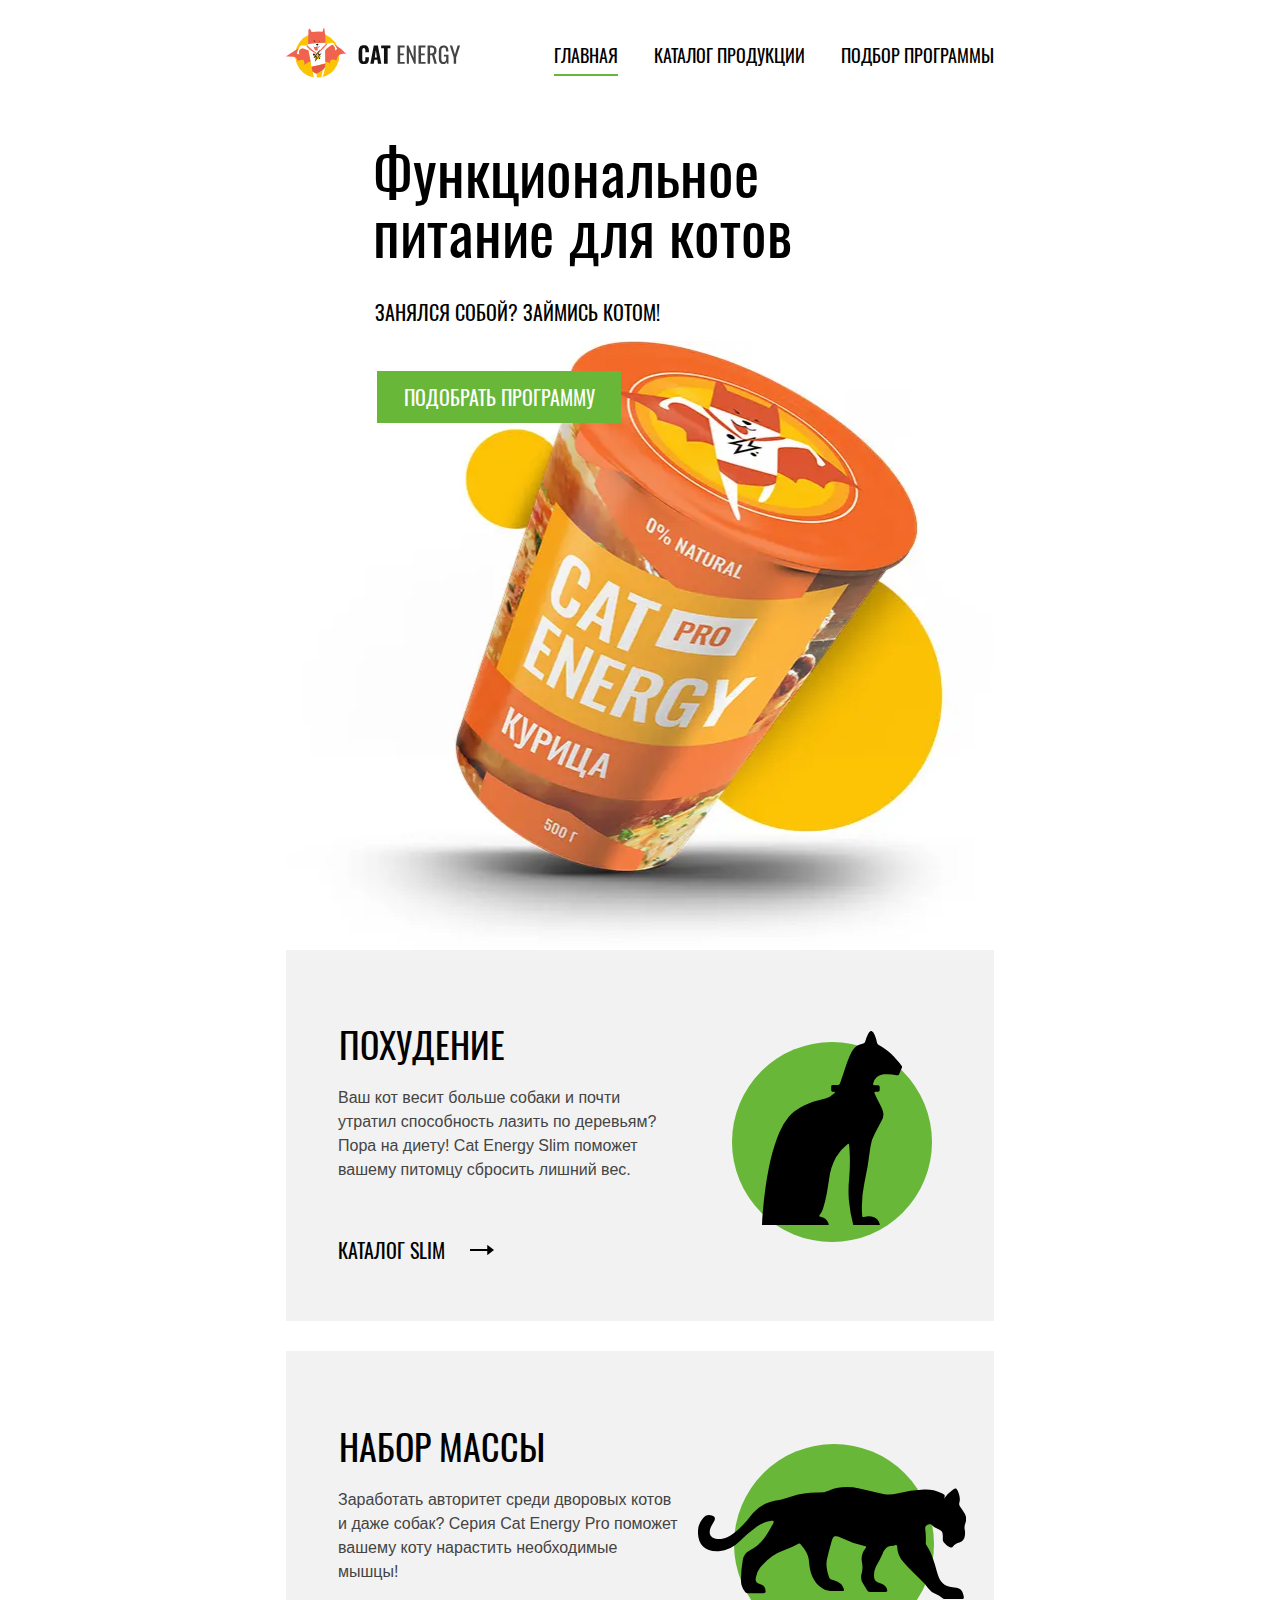
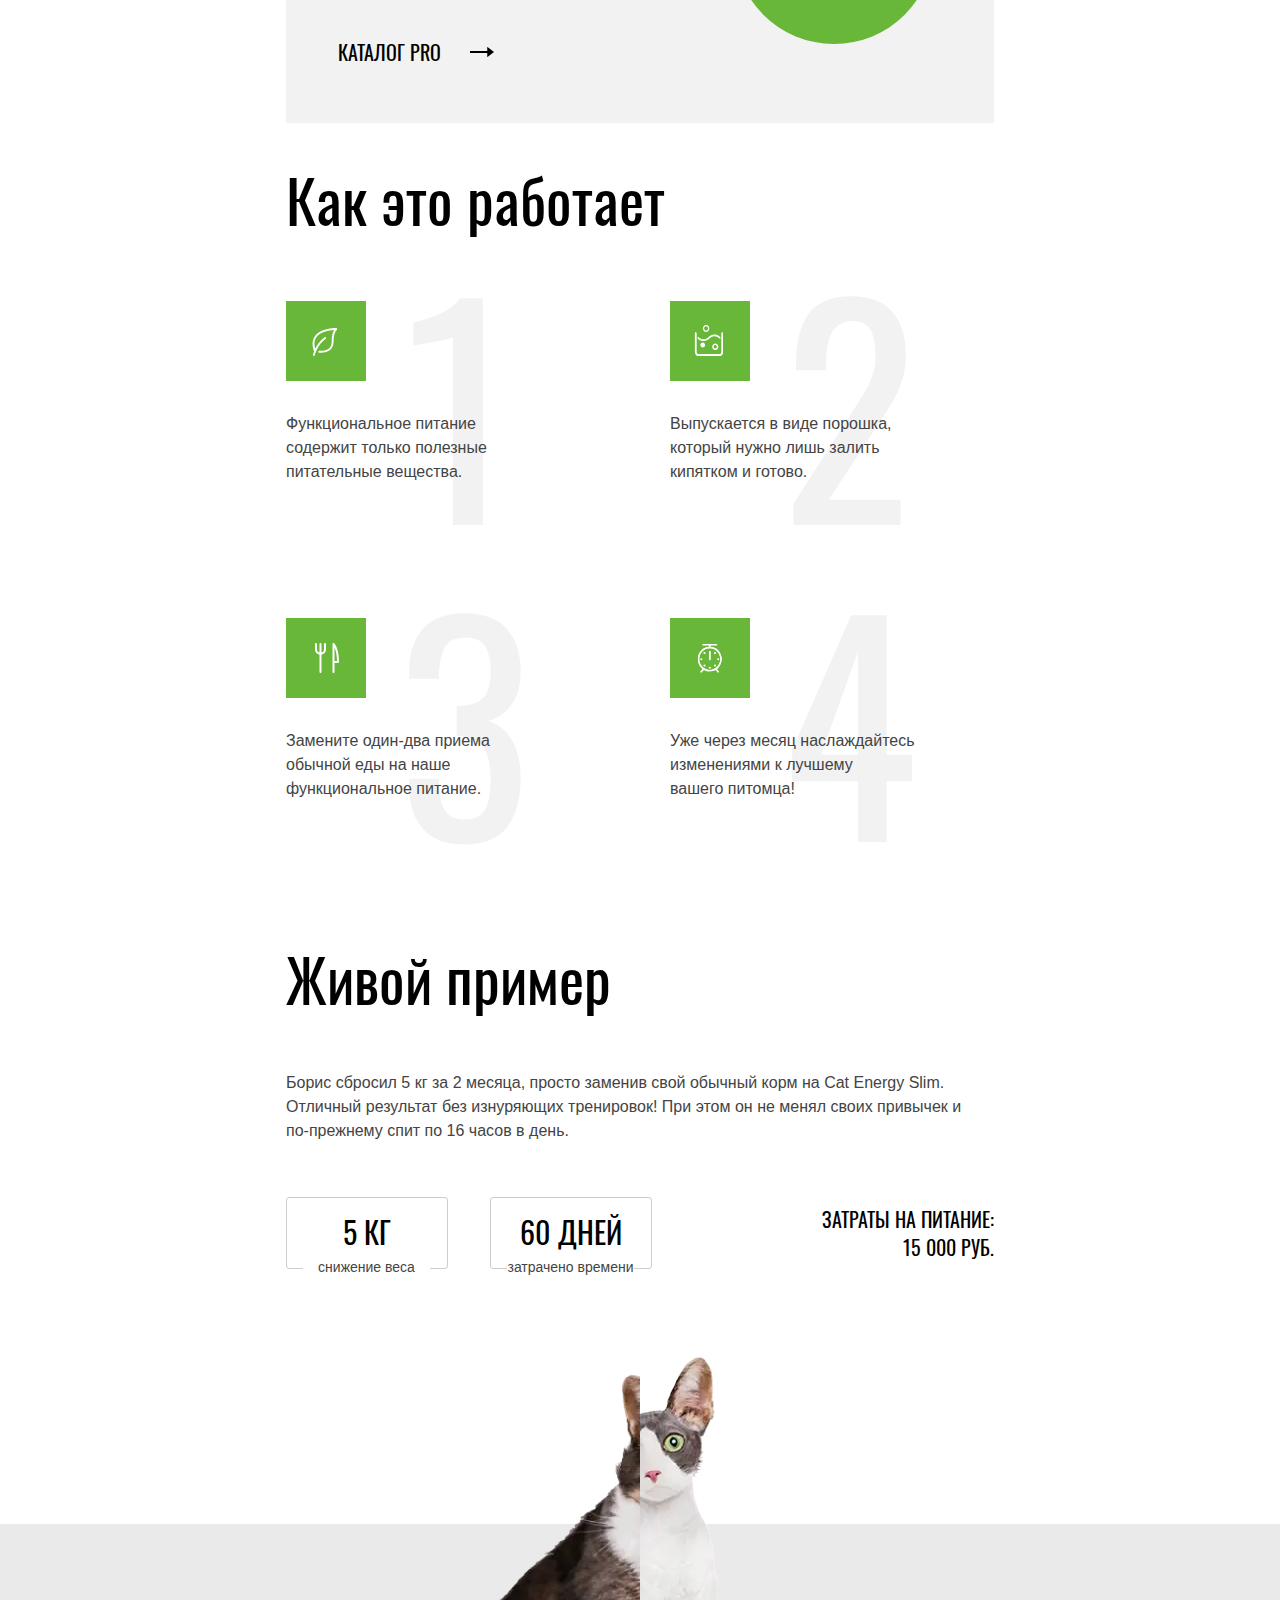
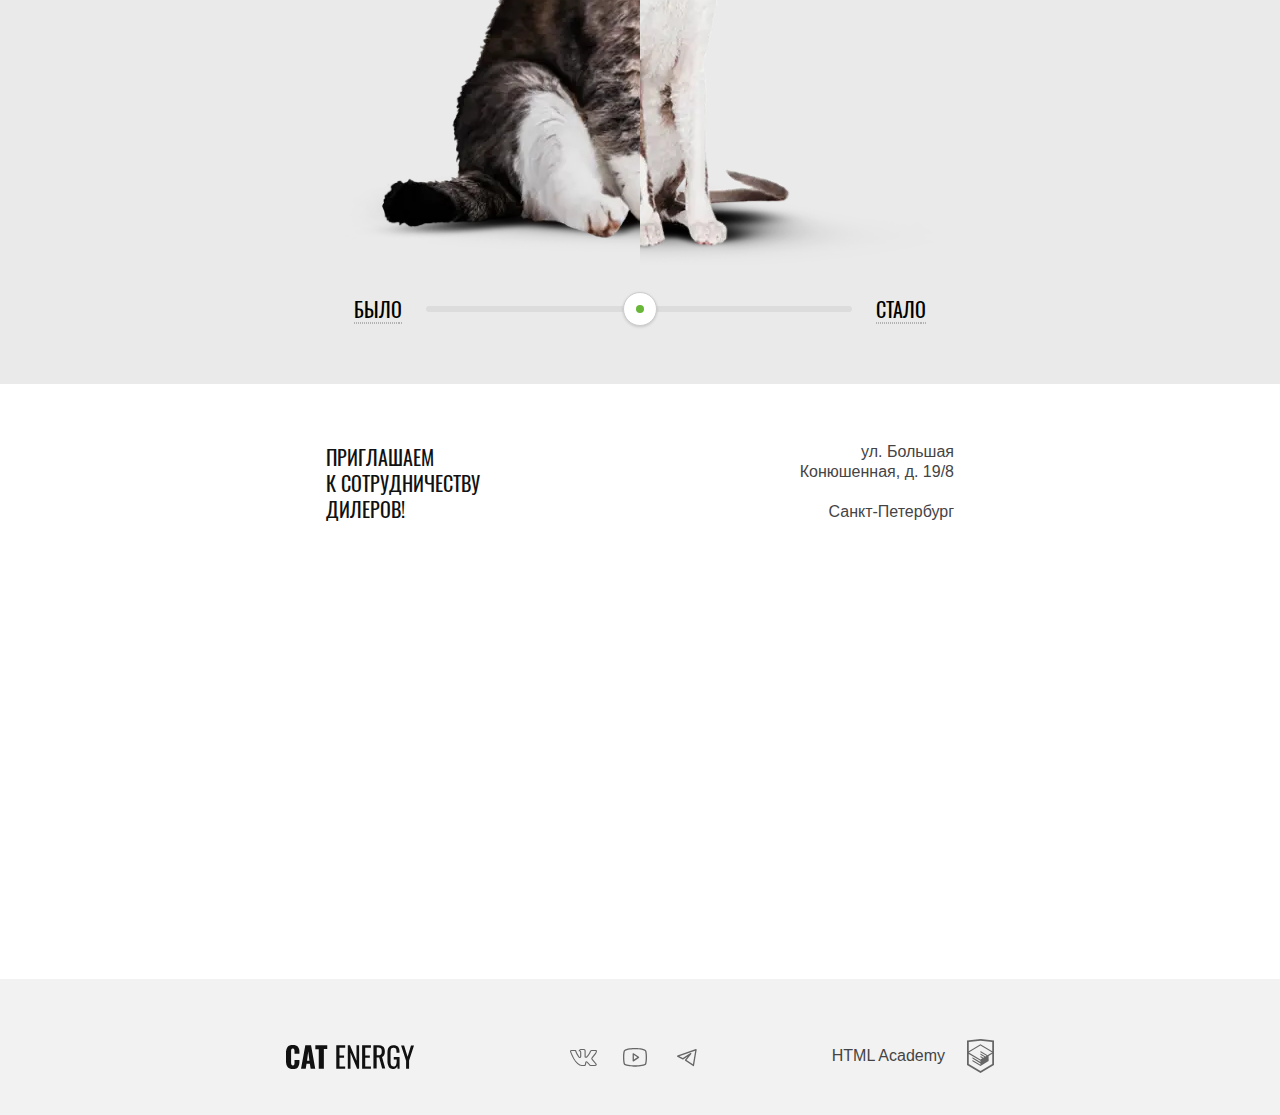
<file: index.html>
<!DOCTYPE html><html class="page" lang="ru"><head><meta charset="utf-8"><meta name="viewport" content="width=device-width,initial-scale=1"><title>HTML Academy: Кэт энерджи</title><link rel="icon" href="favicon.ico"><link rel="icon" href="img/favicons/icon.svg" type="image/svg+xml"><link rel="apple-touch-icon" href="img/favicons/apple.png"><link rel="manifest" href="manifest.webmanifest"><link href="css/style.min.css" rel="stylesheet"><link rel="preload" href="fonts/oswaldregular.woff2" as="font" crossorigin="anonymous"><link rel="preload" href="fonts/oswaldmedium.woff2" as="font" crossorigin="anonymous"></head><body class="page__body"><header class="main-header content-center"><a class="main-header__logo" href="#"><picture><source media="(min-width: 1440px)" srcset="img/main-page/logo-desktop.svg"><source media="(min-width: 768px)" srcset="img/main-page/logo-tablet.svg"><img class="main-header__logo-image" src="img/main-page/logo-mobile-group.svg" width="191" height="38" alt="логотип cat energy."></picture></a><nav class="main-navigation main-navigation--closed"><!-- класс если js не подключился .main-navigaton--nojs --> <button class="main-navigation__toggle" type="button"><span class="visually-hidden">открыть меню.</span></button><ul class="main-navigation__list"><li class="main-navigation__item main-navigation__item--current"><a class="main-navigation__link" href="#">главная</a></li><li class="main-navigation__item"><a class="main-navigation__link" href="catalog.html">каталог продукции</a></li><li class="main-navigation__item"><a class="main-navigation__link" href="form.html">подбор программы</a></li></ul></nav></header><main class="main-container"><div class="main-container__wrapper"><div class="main-container__intro-wrapper content-center"><h1 class="main-container__title">Функциональное<br>питание для котов</h1><p class="main-container__description">Занялся собой? Займись котом!</p><div class="main-container__picture-wrapper"><picture><source type="image/webp" media="(min-width: 1440px)" srcset="img/main-page/can-desktop.webp, img/main-page/can-desktop@2x.webp 2x"><source type="image/webp" media="(min-width: 768px)" srcset="img/main-page/can-tablet.webp, img/main-page/can-tablet@2x.webp 2x"><source type="image/webp" srcset="img/main-page/can.webp, img/main-page/can@2x.webp 2x"><source media="(min-width: 1440px)" srcset="img/main-page/can-desktop.png, img/main-page/can-desktop@2x.png 2x"><source media="(min-width: 768px)" srcset="img/main-page/can-tablet.png, img/main-page/can-tablet@2x.png 2x"><img class="main-container__intro-image" src="img/main-page/can.jpg" srcset="img/main-page/can@2x.png 2x" width="280" height="270" alt="банка с кормом."></picture></div><a class="button main-container__button" href="form.html">подобрать программу</a></div></div><section class="programs"><div class="programs__container content-center"><h2 class="visually-hidden">Программы питания</h2><div class="programs__wrapper"><dl class="programs__list"><div class="programs__item"><dt class="programs__description">Похудение</dt><dd class="programs__definition">Ваш кот весит больше собаки и почти утратил способность лазить по деревьям? Пора на диету! Cat Energy Slim поможет вашему питомцу сбросить лишний вес.</dd></div></dl><a class="programs__button-catalog" href="catalog.html">каталог slim</a></div><div class="programs__wrapper"><dl class="programs__list"><div class="programs__item"><dt class="programs__description">Набор массы</dt><dd class="programs__definition">Заработать авторитет среди дворовых котов и даже собак? Серия Cat Energy Pro поможет вашему коту нарастить необходимые мышцы!</dd></div></dl><a class="programs__button-catalog" href="catalog.html">каталог pro</a></div></div></section><section class="advantages"><div class="advantages__container content-center"><h2 class="visually-hidden">Преимущества нашего питания</h2><p class="advantages__description">Как это работает</p><ul class="advantages__list"><li class="advantages__item advantages__item--health"><p class="advantages__item-description">Функциональное питание содержит только полезные питательные вещества.</p></li><li class="advantages__item advantages__item--easy"><p class="advantages__item-description">Выпускается&nbsp;в&nbsp;виде&nbsp;порошка, который нужно лишь залить кипятком и готово.</p></li><li class="advantages__item advantages__item--food"><p class="advantages__item-description">Замените один-два приема обычной еды на наше функциональное питание.</p></li><li class="advantages__item advantages__item--fast"><p class="advantages__item-description">Уже через месяц наслаждайтесь изменениями к лучшему вашего&nbsp;питомца!</p></li></ul></div></section><section class="example"><h2 class="example__title">Живой пример</h2><div class="example__container"><div class="example__inner-container"><p class="example__description">Борис сбросил 5 кг за 2 месяца, просто заменив свой обычный корм на Cat Energy Slim. Отличный результат без изнуряющих тренировок! При этом он не менял своих привычек и по&#8209;прежнему спит по 16 часов в день.</p><div class="example__stats-wrapper content-center"><dl class="example__list"><div class="example__item"><dt class="example__number">5 кг</dt><dd class="example__definition">снижение веса</dd></div><div class="example__item"><dt class="example__number">60 дней</dt><dd class="example__definition">затрачено времени</dd></div></dl><div class="example__costs-wrapper"><p class="example__description-costs">Затраты на питание:</p><span class="example__description-number">15 000 РУБ.</span></div></div><div class="example__image-wrapper"><picture><source type="image/webp" media="(min-width: 768px)" srcset="img/main-page/fat-cat-tablet.webp, img/main-page/fat-cat-tablet@2x.webp 2x"><source type="image/webp" srcset="img/main-page/fat-cat.webp, img/main-page/fat-cat@2x.webp 2x"><source media="(min-width: 768px)" srcset="img/main-page/fat-cat-tablet.png, img/main-page/fat-cat-tablet@2x.png 2x"><img class="example__fat-image" src="img/main-page/fat-cat.png" srcset="img/main-page/fat-cat@2x.png 2x" width="280" height="232" alt="кот с лишним весом"></picture><picture><source type="image/webp" media="(min-width: 768px)" srcset="img/main-page/slim-cat-tablet.webp, img/main-page/slim-cat-tablet@2x.webp 2x"><source type="image/webp" srcset="img/main-page/slim-cat.webp, img/main-page/slim-cat@2x.webp 2x"><source media="(min-width: 768px)" srcset="img/main-page/slim-cat-tablet.png, img/main-page/slim-cat-tablet@2x.png 2x"><img class="example__slim-image" src="img/main-page/slim-cat.png" srcset="img/main-page/slim-cat@2x.png 2x" width="280" height="232" alt="кот с нормальным весом"></picture></div><div class="example__progress"><button class="example__progress-before" type="button">Было</button><div class="example__progress-bar-main"></div><div class="example__progress-bar-inner"></div><button class="example__progress-after" type="button">Стало</button></div></div></div></section><div class="contacts"><div class="contacts__wrapper content-center"><p class="contacts__invitation">приглашаем к&nbsp;сотрудничеству дилеров!</p><address class="contacts__address"><p class="contacts__adress-street">ул. Большая Конюшенная, д. 19/8</p><p class="contacts__adress-town">Санкт-Петербург</p></address></div><picture><source type="image/webp" media="(min-width: 1440px)" srcset="img/main-page/map-desktop.webp, img/main-page/map-desktop@2x.webp 2x"><source type="image/webp" media="(min-width: 768px)" srcset="img/main-page/map-tablet.webp, img/main-page/map-tablet@2x.webp 2x"><source type="image/webp" srcset="img/main-page/map-mobile.webp, img/main-page/map-mobile@2x.webp 2x"><source media="(min-width: 1440px)" srcset="img/main-page/map-desktop.jpg, img/main-page/map-desktop@2x.jpg 2x"><source media="(min-width: 768px)" srcset="img/main-page/map-tablet.jpg, img/main-page/map-tablet@2x.jpg 2x"><img class="contacts__image-map" src="img/main-page/map-mobile.jpg" srcset="img/main-page/map-mobile@2x.jpg 2x" width="320" height="362" alt="карта."></picture><iframe class="contacts__map" src="https://www.google.com/maps/embed?pb=!1m18!1m12!1m3!1d1998.6037872533268!2d30.320858716070596!3d59.938716481876156!2m3!1f0!2f0!3f0!3m2!1i1024!2i768!4f13.1!3m3!1m2!1s0x4696310fca145cc1%3A0x42b32648d8238007!2z0JHQvtC70YzRiNCw0Y8g0JrQvtC90Y7RiNC10L3QvdCw0Y8g0YPQuy4sIDE5LzgsINCh0LDQvdC60YIt0J_QtdGC0LXRgNCx0YPRgNCzLCAxOTExODY!5e0!3m2!1sru!2sru!4v1650353858203!5m2!1sru!2sru" width="320" height="362" style="border: 0;" allowfullscreen="" loading="lazy" referrerpolicy="no-referrer-when-downgrade"></iframe></div></main><footer class="main-footer"><div class="main-footer__container content-center"><a class="main-footer__footer-logo" href="#"><svg width="128" height="24" fill="none" xmlns="http://www.w3.org/2000/svg"><g clip-path="url(#a)" fill="#111"><path d="M1.603 22.051A9.498 9.498 0 0 1 0 16.308V7.795a9.63 9.63 0 0 1 1.502-5.846C2.604.615 4.307 0 6.811 0s4.106.615 5.108 1.744a7.487 7.487 0 0 1 1.502 5.025v2.052H8.513V6.46a5.157 5.157 0 0 0-.3-2.05 1.463 1.463 0 0 0-.579-.63 1.415 1.415 0 0 0-.823-.191c-.701 0-1.202.205-1.403.718a6.774 6.774 0 0 0-.3 2.256v10.974a4.334 4.334 0 0 0 .4 2.154c.2.513.702.718 1.403.718.7 0 1.102-.205 1.302-.718.228-.693.33-1.423.3-2.154v-2.461h4.908v2.051a7.98 7.98 0 0 1-1.502 5.128c-1.002 1.231-2.705 1.847-5.108 1.847-2.404-.103-4.207-.718-5.208-2.052ZM19.33.308h5.71l4.206 23.384h-4.607l-.802-4.923h-3.305l-.801 4.923h-4.708L19.33.308Zm4.107 15.384-1.202-9.128-1.202 9.128h2.404ZM32.751 4.205h-3.405V.308h11.918v3.794H37.86v19.59h-5.108V4.205ZM50.379.308h8.814v2.461h-5.71v7.692h4.608v2.36h-4.607v8.615h5.709v2.359h-8.914V.308h.1ZM61.797.308H64l6.51 15.487V.308h2.604v23.384h-2.003l-6.61-16v16h-2.704V.308ZM76.119.308h8.814v2.461h-5.71v7.692h4.608v2.36h-4.607v8.615h5.709v2.359h-8.814V.308ZM87.537.308h4.607a7.873 7.873 0 0 1 5.108 1.436c1.102.923 1.602 2.564 1.602 4.717 0 2.975-.901 4.821-2.804 5.436l3.205 11.693H96.15l-3.005-10.975h-2.503V23.59h-3.205V.308h.1Zm4.407 10.05a4.302 4.302 0 0 0 2.904-.82c.601-.512.902-1.538.902-3.077a6.772 6.772 0 0 0-.3-2.256 2.583 2.583 0 0 0-1.103-1.23 4.473 4.473 0 0 0-2.203-.411h-1.402v7.692h1.202v.103ZM102.861 21.949a10.566 10.566 0 0 1-1.402-5.95V8.206c-.025-1.486.143-2.97.5-4.41a5.204 5.204 0 0 1 1.903-2.667 6.421 6.421 0 0 1 3.706-.923c2.103 0 3.606.513 4.507 1.641a7.982 7.982 0 0 1 1.402 5.128v.82h-3.004v-.717a15.503 15.503 0 0 0-.201-2.564 2.056 2.056 0 0 0-.801-1.334 3.04 3.04 0 0 0-1.903-.512 2.955 2.955 0 0 0-2.003.615 2.349 2.349 0 0 0-.801 1.641 19.734 19.734 0 0 0-.201 2.77v8.717a9.527 9.527 0 0 0 .601 3.898c.401.82 1.202 1.128 2.404 1.128.475.06.956-.024 1.384-.243a2.45 2.45 0 0 0 1.02-.988 9.635 9.635 0 0 0 .701-4.102V14.46h-2.905v-2.359h5.809v11.59h-2.003l-.3-2.666a4.18 4.18 0 0 1-1.554 2.21 4.016 4.016 0 0 1-2.553.764 4.907 4.907 0 0 1-2.406-.47 5.037 5.037 0 0 1-1.9-1.581ZM119.987 15.487 115.08.41h3.004l3.506 11.282L124.995.41H128l-4.908 15.077v8.205h-3.004v-8.205h-.101Z"/></g><defs><clipPath id="a"><path fill="#fff" d="M0 0h128v24H0z"/></clipPath></defs></svg></a><div class="main-footer__social social"><ul class="social__list"><li class="social__item"><a class="social__link" href="https://vk.com/htmlacademy"><svg width="28" height="22"><use xlink:href="img/sprite.svg#icon-vk"></use></svg> <span class="visually-hidden">В контакте.</span></a></li><li class="social__item"><a class="social__link" href="https://www.youtube.com/user/htmlacademyru"><svg width="28" height="22"><use xlink:href="img/sprite.svg#icon-youtube"></use></svg> <span class="visually-hidden">Ютуб.</span></a></li><li class="social__item"><a class="social__link" href="https://t.me/htmlacademy"><svg width="28" height="22"><use xlink:href="img/sprite.svg#icon-telegram"></use></svg> <span class="visually-hidden">Телеграм.</span></a></li></ul></div><div class="main-footer__copyright copyright"><a class="copyright__link" href="https://htmlacademy.ru/intensive/adaptive"><span class="copyright__description">HTML Academy</span> <svg width="27" height="34"><use xlink:href="img/sprite.svg#icon-academy"></use></svg></a></div></div></footer><script src="js/script.js"></script></body></html>
</file>
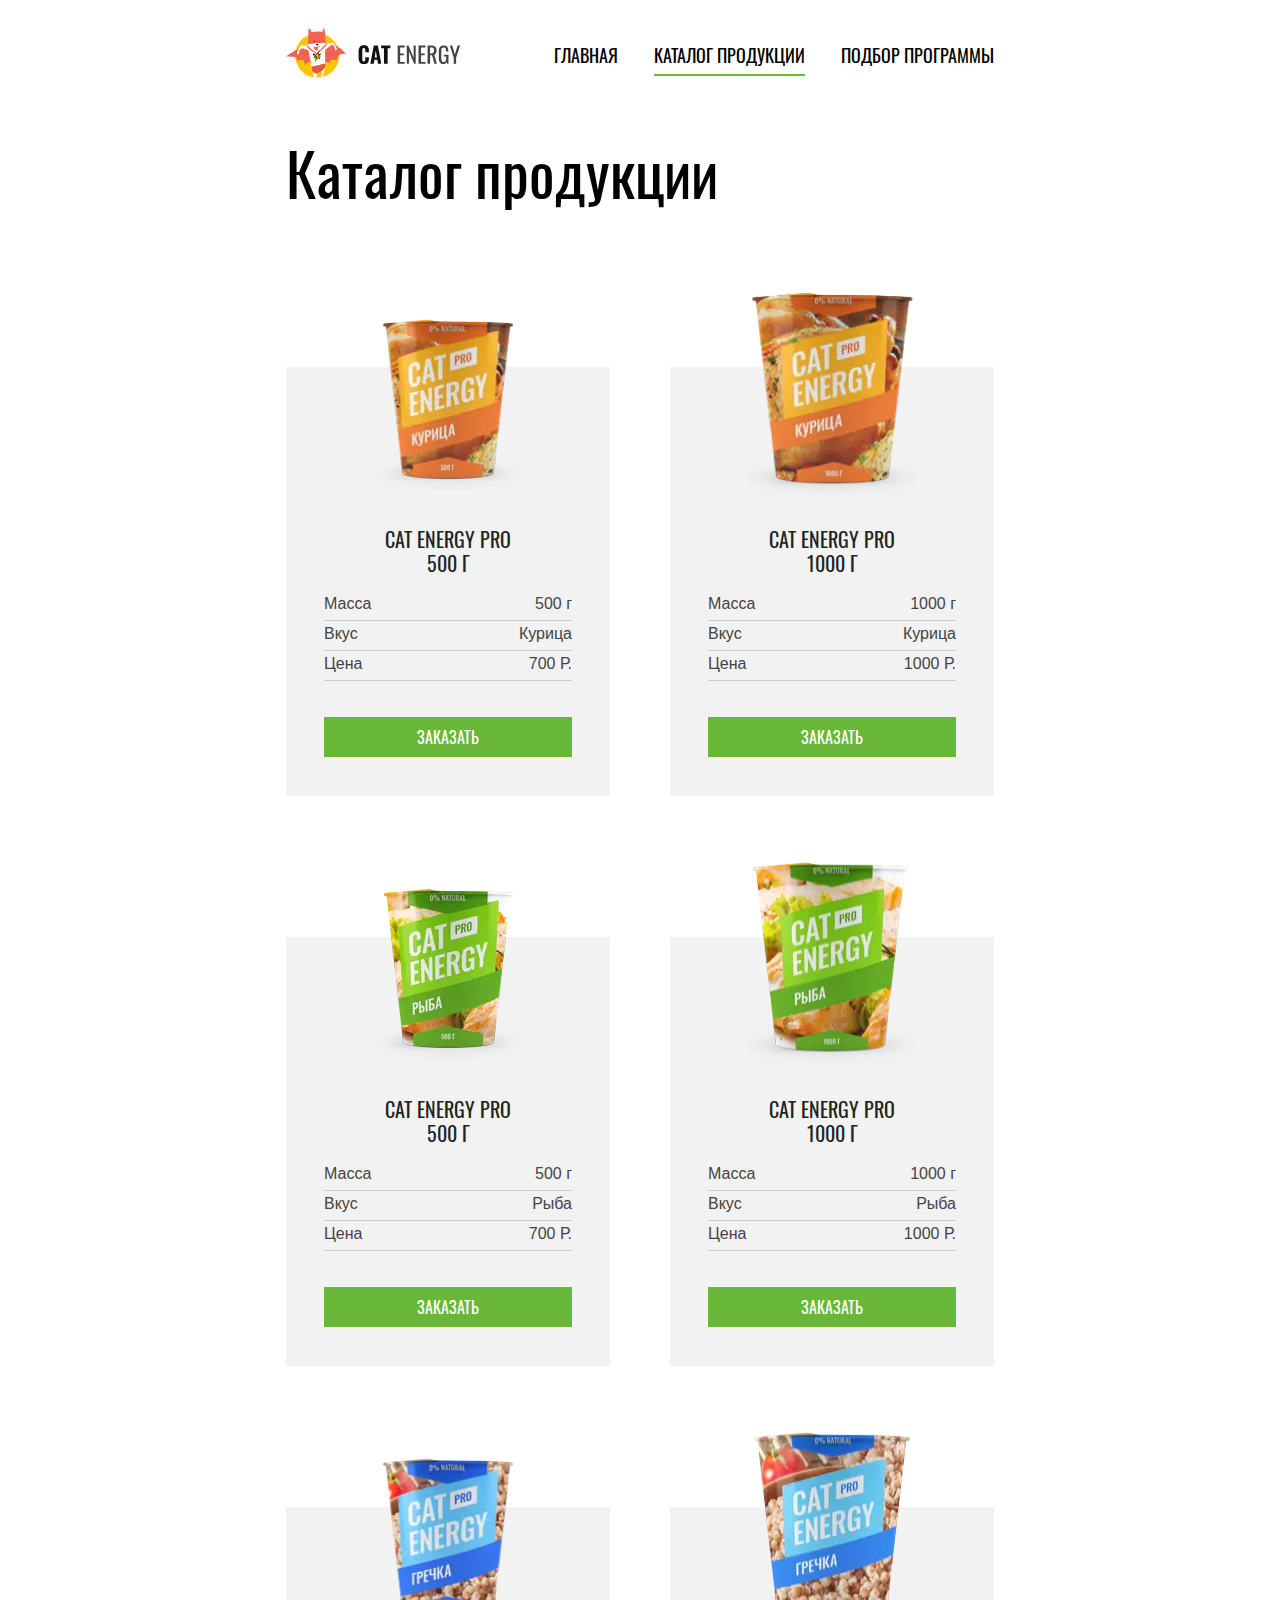
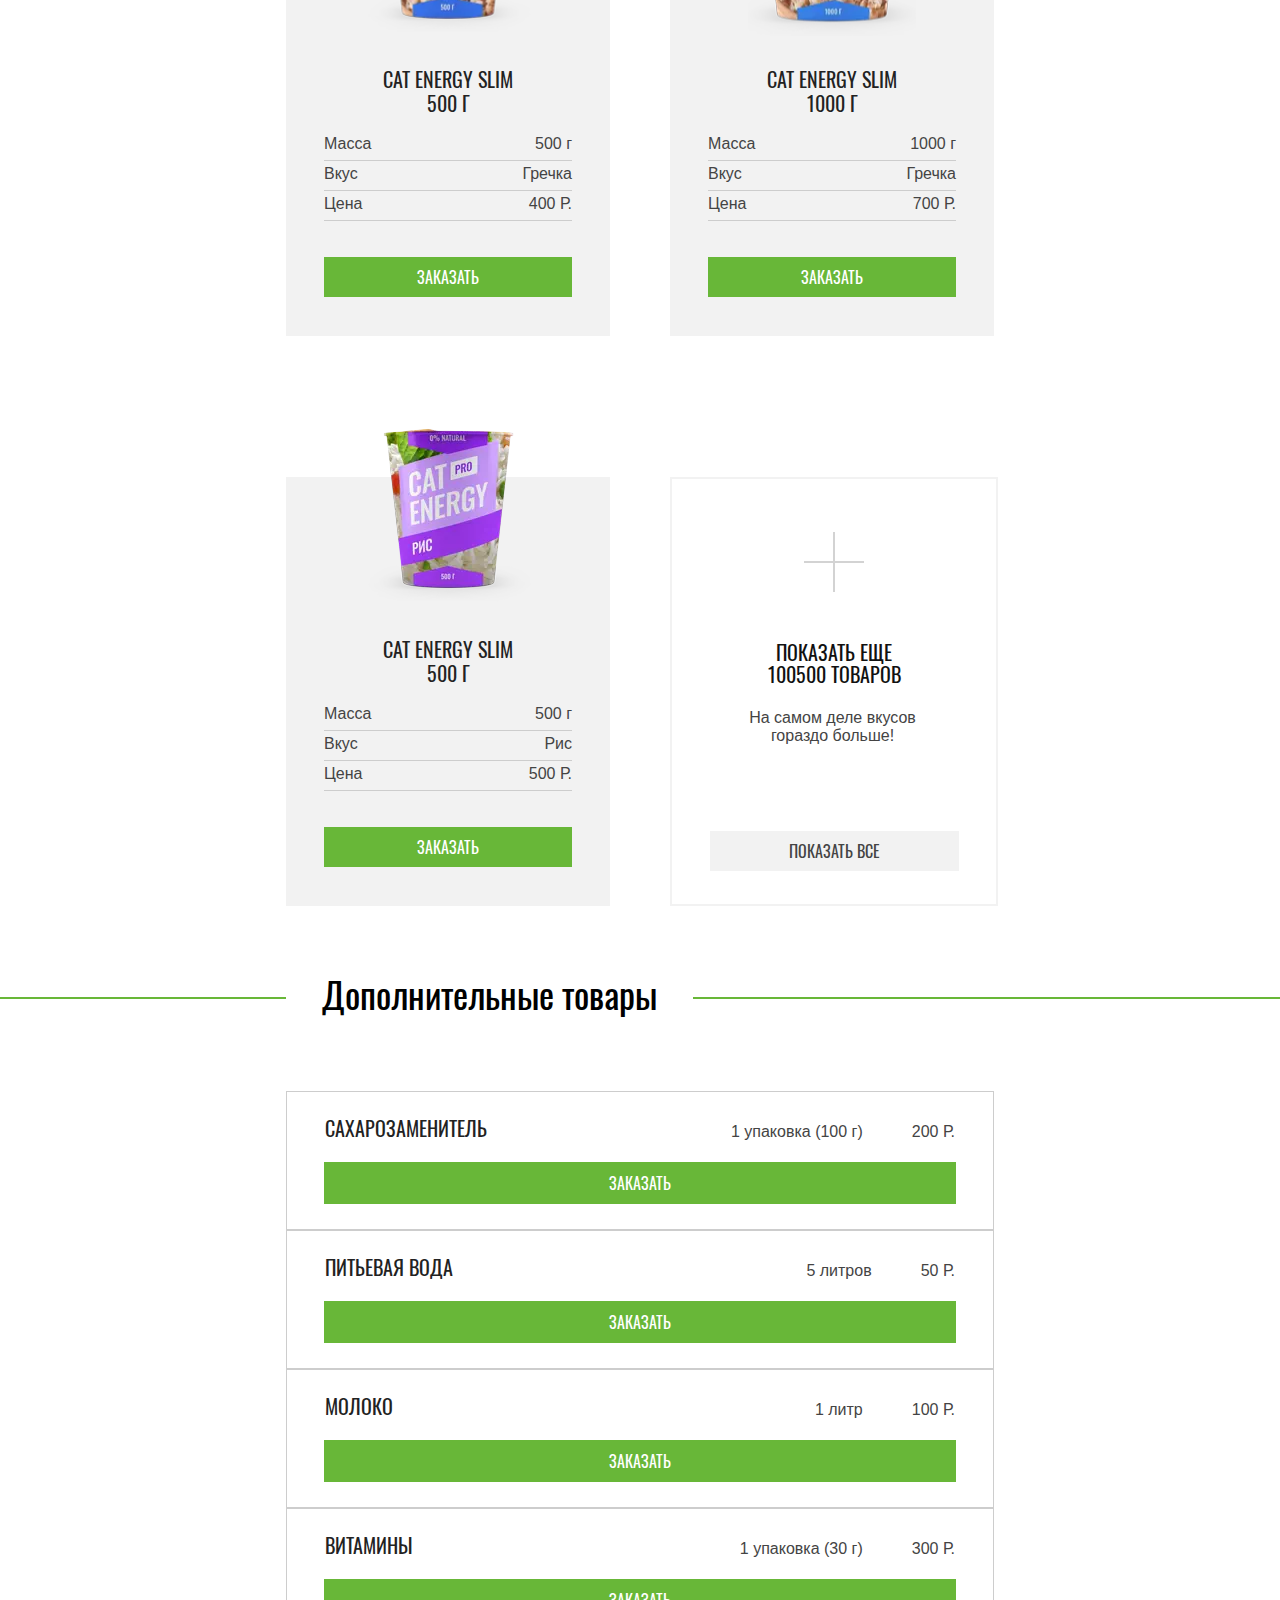
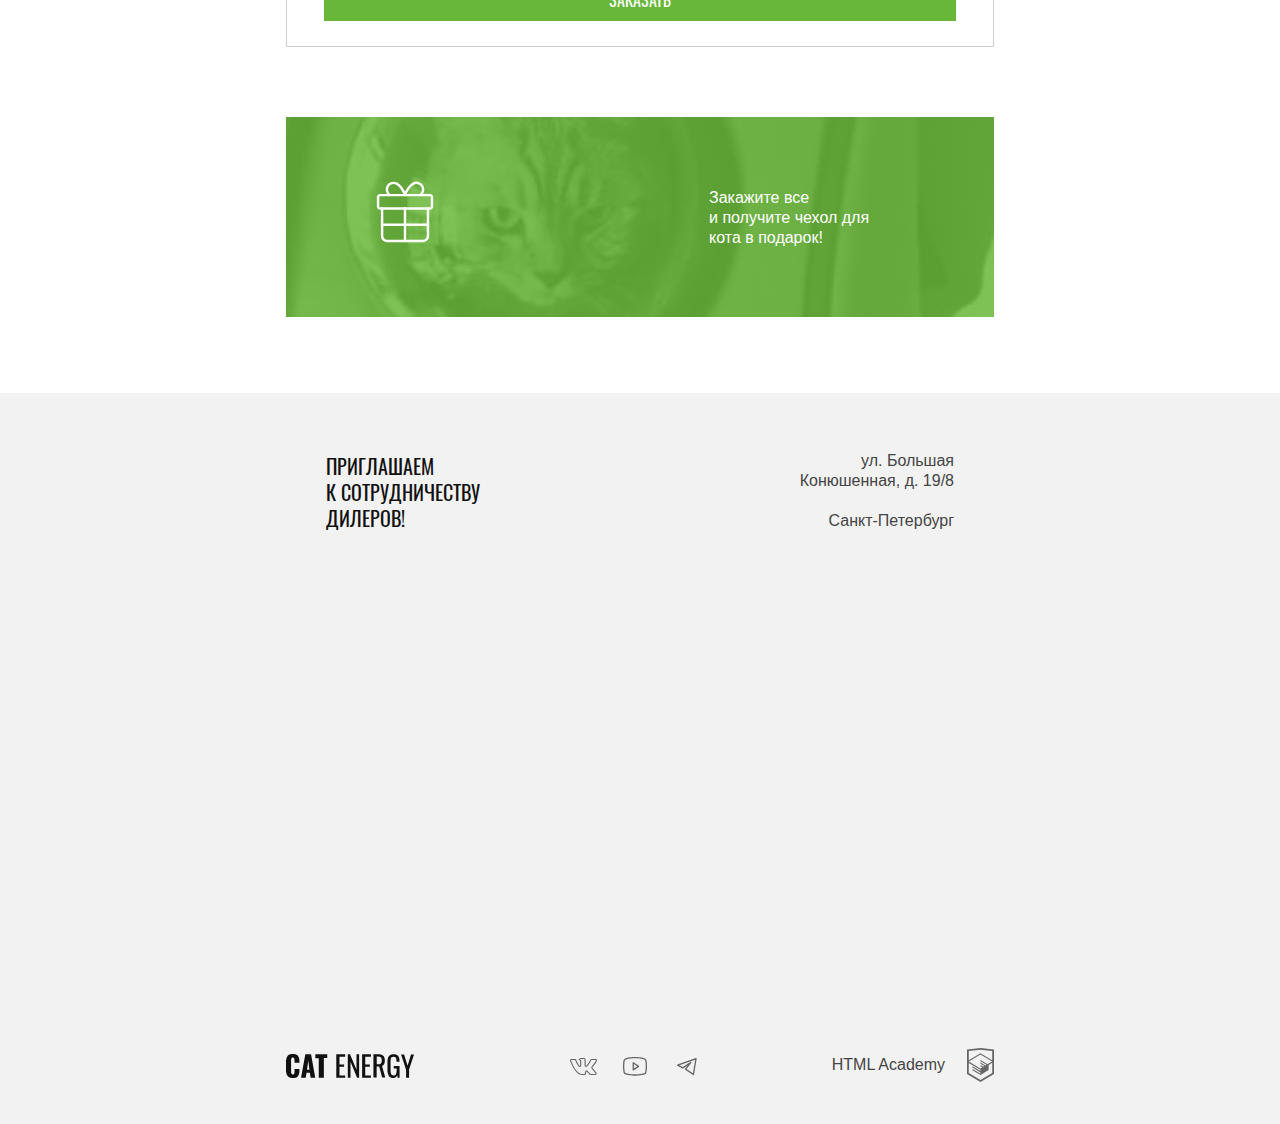
<file: catalog.html>
<!DOCTYPE html><html class="page" lang="ru"><head><meta charset="utf-8"><meta name="viewport" content="width=device-width,initial-scale=1"><title>HTML Academy: Кэт энерджи</title><link rel="icon" href="favicon.ico"><link rel="icon" href="img/favicons/icon.svg" type="image/svg+xml"><link rel="apple-touch-icon" href="img/favicons/apple.png"><link rel="manifest" href="manifest.webmanifest"><link href="css/style.min.css" rel="stylesheet"><link rel="preload" href="fonts/oswaldregular.woff2" as="font" crossorigin="anonymous"><link rel="preload" href="fonts/oswaldmedium.woff2" as="font" crossorigin="anonymous"></head><body class="page__catalog"><header class="main-header content-center"><a class="main-header__logo" href="index.html"><picture><source media="(min-width: 1440px)" srcset="img/main-page/logo-desktop.svg"><source media="(min-width: 768px)" srcset="img/main-page/logo-tablet.svg"><img class="main-header__logo-image" src="img/main-page/logo-mobile-group.svg" width="191" height="38" alt="логотип cat energy."></picture></a><nav class="main-navigation main-navigation--closed"><!-- класс если js не подключился .main-navigaton--nojs --> <button class="main-navigation__toggle" type="button"><span class="visually-hidden">открыть меню.</span></button><ul class="main-navigation__list"><li class="main-navigation__item"><a class="main-navigation__link main-navigation__catalog-link" href="index.html">главная</a></li><li class="main-navigation__item main-navigation__item--current main-navigation__item--catalog-current"><a class="main-navigation__link main-navigation__catalog-link" href="#">каталог продукции</a></li><li class="main-navigation__item"><a class="main-navigation__link main-navigation__catalog-link" href="form.html">подбор программы</a></li></ul></nav></header><main class="catalog-container"><h1 class="catalog-container__title content-center">Каталог продукции</h1><section class="catalog content-center"><h2 class="visually-hidden">Каталог товаров</h2><div class="catalog__wrapper"><ul class="catalog__list"><li class="catalog__item"><div class="catalog__item-wrapper"><a class="catalog__picture-link" href="#"><picture><source type="image/webp" media="(min-width: 1440px)" srcset="img/catalog/desktop-picture-1.webp, img/catalog/desktop-picture-1@2x.webp 2x"><source type="image/webp" media="(min-width: 768px)" srcset="img/catalog/tablet-picture-1.webp, img/catalog/tablet-picture-1@2x.webp 2x"><source type="image/webp" srcset="img/catalog/picture-1.webp, img/catalog/picture-1@2x.webp 2x"><source media="(min-width: 1440px)" srcset="img/catalog/desktop-picture-1.png, img/catalog/desktop-picture-1@2x.png 2x"><source media="(min-width: 768px)" srcset="img/catalog/tablet-picture-1.png, img/catalog/tablet-picture-1@2x.png 2x"><img class="catalog__image" src="img/catalog/picture-1.png" srcset="img/catalog/picture-1@2x.png 2x" width="68" height="86" alt="Cat Energy PRO 500 г"></picture></a><h3 class="catalog__item-title"><a class="catalog__item-link" href="#">Cat Energy PRO 500 г</a></h3><dl class="catalog__description-list"><div class="catalog__description-item"><dt class="catalog__description">Масса</dt><dd class="catalog__definition">500 г</dd></div><div class="catalog__description-item"><dt class="catalog__description">Вкус</dt><dd class="catalog__definition">Курица</dd></div><div class="catalog__description-item"><dt class="catalog__description">Цена</dt><dd class="catalog__definition">700 Р.</dd></div></dl></div><a class="button catalog__button" href="#">Заказать</a></li><li class="catalog__item"><div class="catalog__item-wrapper"><a class="catalog__picture-link" href="#"><picture><source type="image/webp" media="(min-width: 1440px)" srcset="img/catalog/desktop-picture-2.webp, img/catalog/desktop-picture-2@2x.webp 2x"><source type="image/webp" media="(min-width: 768px)" srcset="img/catalog/tablet-picture-2.webp, img/catalog/tablet-picture-2@2x.webp 2x"><source type="image/webp" srcset="img/catalog/picture-2.webp, img/catalog/picture-2@2x.webp 2x"><source media="(min-width: 1440px)" srcset="img/catalog/desktop-picture-2.png, img/catalog/desktop-picture-2@2x.png 2x"><source media="(min-width: 768px)" srcset="img/catalog/tablet-picture-2.png, img/catalog/tablet-picture-2@2x.png 2x"><img class="catalog__image" src="img/catalog/picture-2.png" srcset="img/catalog/picture-2@2x.png 2x" width="84" height="100" alt="Cat Energy PRO 1000 г"></picture></a><h3 class="catalog__item-title"><a class="catalog__item-link" href="#">Cat Energy PRO 1000 г</a></h3><dl class="catalog__description-list"><div class="catalog__description-item"><dt class="catalog__description">Масса</dt><dd class="catalog__definition">1000 г</dd></div><div class="catalog__description-item"><dt class="catalog__description">Вкус</dt><dd class="catalog__definition">Курица</dd></div><div class="catalog__description-item"><dt class="catalog__description">Цена</dt><dd class="catalog__definition">1000 Р.</dd></div></dl></div><a class="button catalog__button" href="#">Заказать</a></li><li class="catalog__item"><div class="catalog__item-wrapper"><a class="catalog__picture-link" href="#"><picture><source type="image/webp" media="(min-width: 1440px)" srcset="img/catalog/desktop-picture-3.webp, img/catalog/desktop-picture-3@2x.webp 2x"><source type="image/webp" media="(min-width: 768px)" srcset="img/catalog/tablet-picture-3.webp, img/catalog/tablet-picture-3@2x.webp 2x"><source type="image/webp" srcset="img/catalog/picture-3.webp, img/catalog/picture-3@2x.webp 2x"><source media="(min-width: 1440px)" srcset="img/catalog/desktop-picture-3.png, img/catalog/desktop-picture-3@2x.png 2x"><source media="(min-width: 768px)" srcset="img/catalog/tablet-picture-3.png, img/catalog/tablet-picture-3@2x.png 2x"><img class="catalog__image" src="img/catalog/picture-3.png" srcset="img/catalog/picture-3@2x.png 2x" width="68" height="78" alt="Cat Energy PRO 500 г"></picture></a><h3 class="catalog__item-title"><a class="catalog__item-link" href="#">Cat Energy PRO 500 г</a></h3><dl class="catalog__description-list"><div class="catalog__description-item"><dt class="catalog__description">Масса</dt><dd class="catalog__definition">500 г</dd></div><div class="catalog__description-item"><dt class="catalog__description">Вкус</dt><dd class="catalog__definition">Рыба</dd></div><div class="catalog__description-item"><dt class="catalog__description">Цена</dt><dd class="catalog__definition">700 Р.</dd></div></dl></div><a class="button catalog__button" href="#">Заказать</a></li><li class="catalog__item"><div class="catalog__item-wrapper"><a class="catalog__picture-link" href="#"><picture><source type="image/webp" media="(min-width: 1440px)" srcset="img/catalog/desktop-picture-4.webp, img/catalog/desktop-picture-4@2x.webp 2x"><source type="image/webp" media="(min-width: 768px)" srcset="img/catalog/tablet-picture-4.webp, img/catalog/tablet-picture-4@2x.webp 2x"><source type="image/webp" srcset="img/catalog/picture-4.webp, img/catalog/picture-4@2x.webp 2x"><source media="(min-width: 1440px)" srcset="img/catalog/desktop-picture-4.png, img/catalog/desktop-picture-4@2x.png 2x"><source media="(min-width: 768px)" srcset="img/catalog/tablet-picture-4.png, img/catalog/tablet-picture-4@2x.png 2x"><img class="catalog__image" src="img/catalog/picture-4.png" srcset="img/catalog/picture-4@2x.png 2x" width="84" height="100" alt="Cat Energy PRO 1000 г"></picture></a><h3 class="catalog__item-title"><a class="catalog__item-link" href="#">Cat Energy PRO 1000 г</a></h3><dl class="catalog__description-list"><div class="catalog__description-item"><dt class="catalog__description">Масса</dt><dd class="catalog__definition">1000 г</dd></div><div class="catalog__description-item"><dt class="catalog__description">Вкус</dt><dd class="catalog__definition">Рыба</dd></div><div class="catalog__description-item"><dt class="catalog__description">Цена</dt><dd class="catalog__definition">1000 Р.</dd></div></dl></div><a class="button catalog__button" href="#">Заказать</a></li><li class="catalog__item"><div class="catalog__item-wrapper"><a class="catalog__picture-link" href="#"><picture><source type="image/webp" media="(min-width: 1440px)" srcset="img/catalog/desktop-picture-5.webp, img/catalog/desktop-picture-5@2x.webp 2x"><source type="image/webp" media="(min-width: 768px)" srcset="img/catalog/tablet-picture-5.webp, img/catalog/tablet-picture-5@2x.webp 2x"><source type="image/webp" srcset="img/catalog/picture-5.webp, img/catalog/picture-5@2x.webp 2x"><source media="(min-width: 1440px)" srcset="img/catalog/desktop-picture-5.png, img/catalog/desktop-picture-5@2x.png 2x"><source media="(min-width: 768px)" srcset="img/catalog/tablet-picture-5.png, img/catalog/tablet-picture-5@2x.png 2x"><img class="catalog__image" src="img/catalog/picture-5.png" srcset="img/catalog/picture-5@2x.png 2x" width="68" height="78" alt="Cat Energy SLIM 500 г"></picture></a><h3 class="catalog__item-title"><a class="catalog__item-link" href="#">Cat Energy SLIM 500 г</a></h3><dl class="catalog__description-list"><div class="catalog__description-item"><dt class="catalog__description">Масса</dt><dd class="catalog__definition">500 г</dd></div><div class="catalog__description-item"><dt class="catalog__description">Вкус</dt><dd class="catalog__definition">Гречка</dd></div><div class="catalog__description-item"><dt class="catalog__description">Цена</dt><dd class="catalog__definition">400 Р.</dd></div></dl></div><a class="button catalog__button" href="#">Заказать</a></li><li class="catalog__item"><div class="catalog__item-wrapper"><a class="catalog__picture-link" href="#"><picture><source type="image/webp" media="(min-width: 1440px)" srcset="img/catalog/desktop-picture-6.webp, img/catalog/desktop-picture-6@2x.webp 2x"><source type="image/webp" media="(min-width: 768px)" srcset="img/catalog/tablet-picture-6.webp, img/catalog/tablet-picture-6@2x.webp 2x"><source type="image/webp" srcset="img/catalog/picture-6.webp, img/catalog/picture-6@2x.webp 2x"><source media="(min-width: 1440px)" srcset="img/catalog/desktop-picture-6.png, img/catalog/desktop-picture-6@2x.png 2x"><source media="(min-width: 768px)" srcset="img/catalog/tablet-picture-6.png, img/catalog/tablet-picture-6@2x.png 2x"><img class="catalog__image" src="img/catalog/picture-6.png" srcset="img/catalog/picture-6@2x.png 2x" width="84" height="100" alt="Cat Energy SLIM 1000 г"></picture></a><h3 class="catalog__item-title"><a class="catalog__item-link" href="#">Cat Energy SLIM 1000 г</a></h3><dl class="catalog__description-list"><div class="catalog__description-item"><dt class="catalog__description">Масса</dt><dd class="catalog__definition">1000 г</dd></div><div class="catalog__description-item"><dt class="catalog__description">Вкус</dt><dd class="catalog__definition">Гречка</dd></div><div class="catalog__description-item"><dt class="catalog__description">Цена</dt><dd class="catalog__definition">700 Р.</dd></div></dl></div><a class="button catalog__button" href="#">Заказать</a></li><li class="catalog__item"><div class="catalog__item-wrapper"><a class="catalog__picture-link" href="#"><picture><source type="image/webp" media="(min-width: 1440px)" srcset="img/catalog/desktop-picture-7.webp, img/catalog/desktop-picture-7@2x.webp 2x"><source type="image/webp" media="(min-width: 768px)" srcset="img/catalog/tablet-picture-7.webp, img/catalog/tablet-picture-7@2x.webp 2x"><source type="image/webp" srcset="img/catalog/picture-7.webp, img/catalog/picture-7@2x.webp 2x"><source media="(min-width: 1440px)" srcset="img/catalog/desktop-picture-7.png, img/catalog/desktop-picture-7@2x.png 2x"><source media="(min-width: 768px)" srcset="img/catalog/tablet-picture-7.png, img/catalog/tablet-picture-7@2x.png 2x"><img class="catalog__image" src="img/catalog/picture-7.png" srcset="img/catalog/picture-7@2x.png 2x" width="68" height="78" alt="Cat Energy SLIM 500 г"></picture></a><h3 class="catalog__item-title"><a class="catalog__item-link" href="#">Cat Energy SLIM 500 г</a></h3><dl class="catalog__description-list"><div class="catalog__description-item"><dt class="catalog__description">Масса</dt><dd class="catalog__definition">500 г</dd></div><div class="catalog__description-item"><dt class="catalog__description">Вкус</dt><dd class="catalog__definition">Рис</dd></div><div class="catalog__description-item"><dt class="catalog__description">Цена</dt><dd class="catalog__definition">500 Р.</dd></div></dl></div><a class="button catalog__button" href="#">Заказать</a></li><li class="catalog__item"><div class="catalog__item-wrapper"><p class="catalog__circumscribing-first">Показать еще 100500 товаров</p><p class="catalog__circumscribing-second">На самом деле вкусов гораздо больше!</p></div><a class="button catalog__button-secondary" href="#">Показать все</a></li></ul></div></section><section class="additional-goods"><div class="additional-goods__title-wrapper"><h2 class="additional-goods__title">Дополнительные товары</h2></div><div class="additional-goods__wrapper content-center"><ul class="additional-goods__list"><li class="additional-goods__item"><h3 class="additional-goods__good-title">Сахарозаменитель</h3><div class="additional-goods__item-wrapper"><p class="additional-goods__description">1 упаковка (100 г)</p><span class="additional-goods__price">200 Р.</span></div><a class="button additional-goods__button" href="#">Заказать</a></li><li class="additional-goods__item"><h3 class="additional-goods__good-title">Питьевая вода</h3><div class="additional-goods__item-wrapper"><p class="additional-goods__description">5 литров</p><span class="additional-goods__price">50 Р.</span></div><a class="button additional-goods__button" href="#">Заказать</a></li><li class="additional-goods__item"><h3 class="additional-goods__good-title">Молоко</h3><div class="additional-goods__item-wrapper"><p class="additional-goods__description">1 литр</p><span class="additional-goods__price">100 Р.</span></div><a class="button additional-goods__button" href="#">Заказать</a></li><li class="additional-goods__item"><h3 class="additional-goods__good-title">Витамины</h3><div class="additional-goods__item-wrapper"><p class="additional-goods__description">1 упаковка (30 г)</p><span class="additional-goods__price">300 Р.</span></div><a class="button additional-goods__button" href="#">Заказать</a></li></ul><div class="additional-goods__circumscribing-wrapper"><p class="additional-goods__circumscribing">Закажите все и&nbsp;получите чехол для кота в подарок!</p></div></div></section><div class="contacts contacts-catalog"><div class="contacts__wrapper content-center"><p class="contacts__invitation">приглашаем к&nbsp;сотрудничеству дилеров!</p><address class="contacts__address"><p class="contacts__adress-street">ул. Большая Конюшенная, д. 19/8</p><p class="contacts__adress-town">Санкт-Петербург</p></address></div><picture><source type="image/webp" media="(min-width: 1440px)" srcset="img/main-page/map-desktop.webp, img/main-page/map-desktop@2x.webp 2x"><source type="image/webp" media="(min-width: 768px)" srcset="img/main-page/map-tablet.webp, img/main-page/map-tablet@2x.webp 2x"><source type="image/webp" srcset="img/main-page/map-mobile.webp, img/main-page/map-mobile@2x.webp 2x"><source media="(min-width: 1440px)" srcset="img/main-page/map-desktop.jpg, img/main-page/map-desktop@2x.jpg 2x"><source media="(min-width: 768px)" srcset="img/main-page/map-tablet.jpg, img/main-page/map-tablet@2x.jpg 2x"><img class="contacts__image-map" src="img/main-page/map-mobile.jpg" srcset="img/main-page/map-mobile@2x.jpg 2x" width="320" height="362" alt="карта."></picture><iframe class="contacts__map" src="https://www.google.com/maps/embed?pb=!1m18!1m12!1m3!1d1998.6037872533268!2d30.320858716070596!3d59.938716481876156!2m3!1f0!2f0!3f0!3m2!1i1024!2i768!4f13.1!3m3!1m2!1s0x4696310fca145cc1%3A0x42b32648d8238007!2z0JHQvtC70YzRiNCw0Y8g0JrQvtC90Y7RiNC10L3QvdCw0Y8g0YPQuy4sIDE5LzgsINCh0LDQvdC60YIt0J_QtdGC0LXRgNCx0YPRgNCzLCAxOTExODY!5e0!3m2!1sru!2sru!4v1650353858203!5m2!1sru!2sru" width="320" height="362" style="border: 0;" allowfullscreen="" loading="lazy" referrerpolicy="no-referrer-when-downgrade"></iframe></div></main><footer class="main-footer"><div class="main-footer__container content-center"><a class="main-footer__footer-logo" href="#"><svg width="128" height="24" fill="none" xmlns="http://www.w3.org/2000/svg"><g clip-path="url(#a)" fill="#111"><path d="M1.603 22.051A9.498 9.498 0 0 1 0 16.308V7.795a9.63 9.63 0 0 1 1.502-5.846C2.604.615 4.307 0 6.811 0s4.106.615 5.108 1.744a7.487 7.487 0 0 1 1.502 5.025v2.052H8.513V6.46a5.157 5.157 0 0 0-.3-2.05 1.463 1.463 0 0 0-.579-.63 1.415 1.415 0 0 0-.823-.191c-.701 0-1.202.205-1.403.718a6.774 6.774 0 0 0-.3 2.256v10.974a4.334 4.334 0 0 0 .4 2.154c.2.513.702.718 1.403.718.7 0 1.102-.205 1.302-.718.228-.693.33-1.423.3-2.154v-2.461h4.908v2.051a7.98 7.98 0 0 1-1.502 5.128c-1.002 1.231-2.705 1.847-5.108 1.847-2.404-.103-4.207-.718-5.208-2.052ZM19.33.308h5.71l4.206 23.384h-4.607l-.802-4.923h-3.305l-.801 4.923h-4.708L19.33.308Zm4.107 15.384-1.202-9.128-1.202 9.128h2.404ZM32.751 4.205h-3.405V.308h11.918v3.794H37.86v19.59h-5.108V4.205ZM50.379.308h8.814v2.461h-5.71v7.692h4.608v2.36h-4.607v8.615h5.709v2.359h-8.914V.308h.1ZM61.797.308H64l6.51 15.487V.308h2.604v23.384h-2.003l-6.61-16v16h-2.704V.308ZM76.119.308h8.814v2.461h-5.71v7.692h4.608v2.36h-4.607v8.615h5.709v2.359h-8.814V.308ZM87.537.308h4.607a7.873 7.873 0 0 1 5.108 1.436c1.102.923 1.602 2.564 1.602 4.717 0 2.975-.901 4.821-2.804 5.436l3.205 11.693H96.15l-3.005-10.975h-2.503V23.59h-3.205V.308h.1Zm4.407 10.05a4.302 4.302 0 0 0 2.904-.82c.601-.512.902-1.538.902-3.077a6.772 6.772 0 0 0-.3-2.256 2.583 2.583 0 0 0-1.103-1.23 4.473 4.473 0 0 0-2.203-.411h-1.402v7.692h1.202v.103ZM102.861 21.949a10.566 10.566 0 0 1-1.402-5.95V8.206c-.025-1.486.143-2.97.5-4.41a5.204 5.204 0 0 1 1.903-2.667 6.421 6.421 0 0 1 3.706-.923c2.103 0 3.606.513 4.507 1.641a7.982 7.982 0 0 1 1.402 5.128v.82h-3.004v-.717a15.503 15.503 0 0 0-.201-2.564 2.056 2.056 0 0 0-.801-1.334 3.04 3.04 0 0 0-1.903-.512 2.955 2.955 0 0 0-2.003.615 2.349 2.349 0 0 0-.801 1.641 19.734 19.734 0 0 0-.201 2.77v8.717a9.527 9.527 0 0 0 .601 3.898c.401.82 1.202 1.128 2.404 1.128.475.06.956-.024 1.384-.243a2.45 2.45 0 0 0 1.02-.988 9.635 9.635 0 0 0 .701-4.102V14.46h-2.905v-2.359h5.809v11.59h-2.003l-.3-2.666a4.18 4.18 0 0 1-1.554 2.21 4.016 4.016 0 0 1-2.553.764 4.907 4.907 0 0 1-2.406-.47 5.037 5.037 0 0 1-1.9-1.581ZM119.987 15.487 115.08.41h3.004l3.506 11.282L124.995.41H128l-4.908 15.077v8.205h-3.004v-8.205h-.101Z"/></g><defs><clipPath id="a"><path fill="#fff" d="M0 0h128v24H0z"/></clipPath></defs></svg></a><div class="main-footer__social social"><ul class="social__list"><li class="social__item"><a class="social__link" href="https://vk.com/htmlacademy"><svg width="28" height="22"><use xlink:href="img/sprite.svg#icon-vk"></use></svg> <span class="visually-hidden">В контакте.</span></a></li><li class="social__item"><a class="social__link" href="https://www.youtube.com/user/htmlacademyru"><svg width="28" height="22"><use xlink:href="img/sprite.svg#icon-youtube"></use></svg> <span class="visually-hidden">Ютуб.</span></a></li><li class="social__item"><a class="social__link" href="https://t.me/htmlacademy"><svg width="28" height="22"><use xlink:href="img/sprite.svg#icon-telegram"></use></svg> <span class="visually-hidden">Телеграм.</span></a></li></ul></div><div class="main-footer__copyright copyright"><a class="copyright__link" href="https://htmlacademy.ru/intensive/adaptive"><span class="copyright__description">HTML Academy</span> <svg width="27" height="34"><use xlink:href="img/sprite.svg#icon-academy"></use></svg></a></div></div></footer><script src="js/script.js"></script></body></html>
</file>
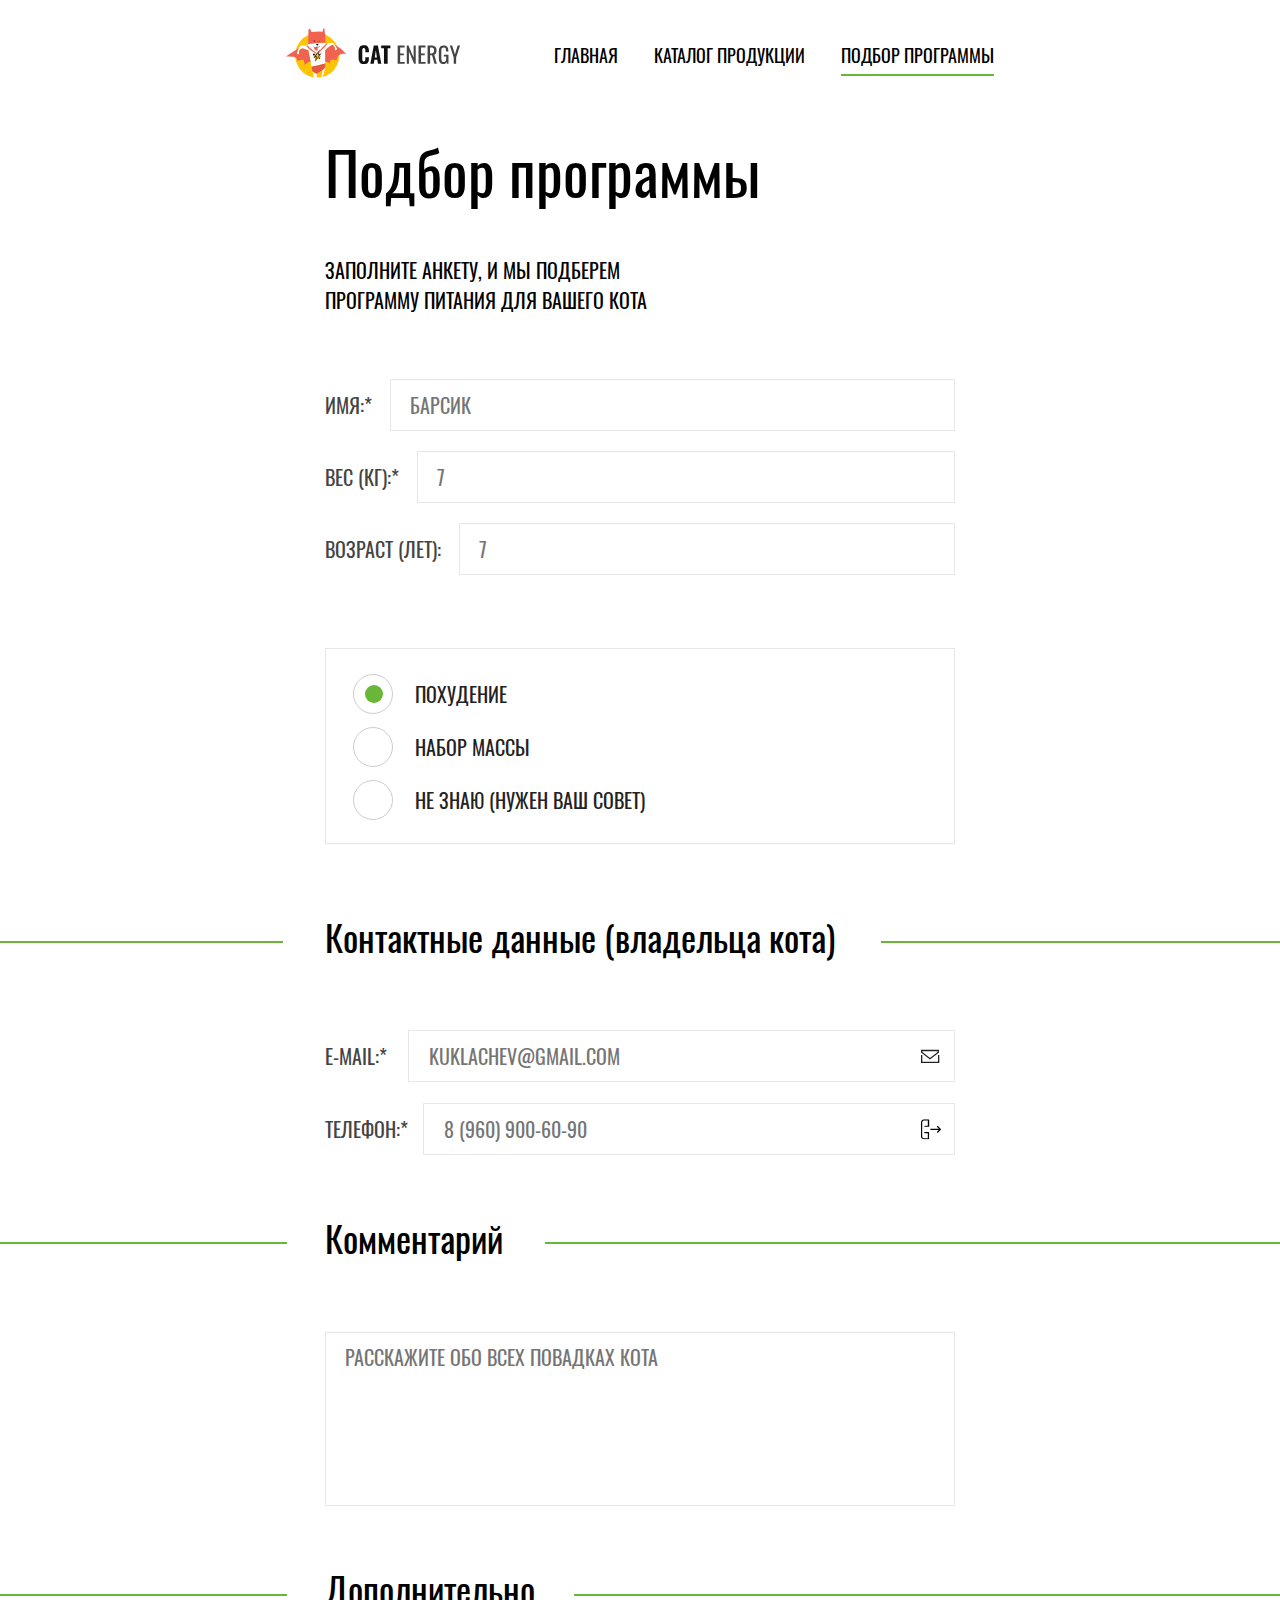
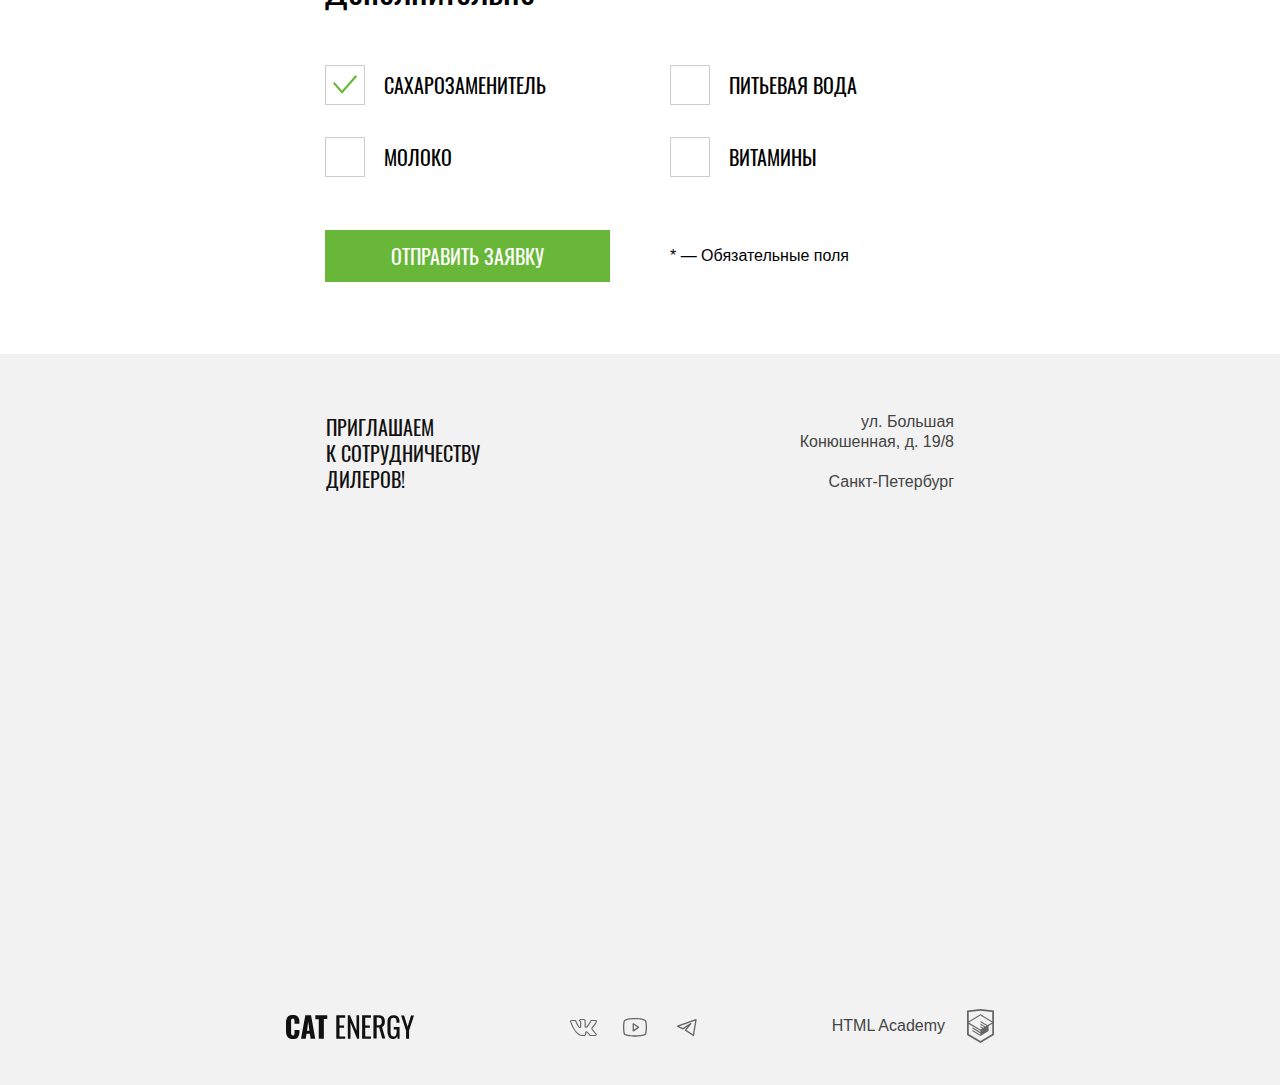
<file: form.html>
<!DOCTYPE html><html class="page" lang="ru"><head><meta charset="utf-8"><meta name="viewport" content="width=device-width,initial-scale=1"><title>HTML Academy: Кэт энерджи</title><link rel="icon" href="favicon.ico"><link rel="icon" href="img/favicons/icon.svg" type="image/svg+xml"><link rel="apple-touch-icon" href="img/favicons/apple.png"><link rel="manifest" href="manifest.webmanifest"><link href="css/style.min.css" rel="stylesheet"><link rel="preload" href="fonts/oswaldregular.woff2" as="font" crossorigin="anonymous"><link rel="preload" href="fonts/oswaldmedium.woff2" as="font" crossorigin="anonymous"></head><body class="page__form"><header class="main-header main-header-form content-center"><a class="main-header__logo" href="index.html"><picture><source media="(min-width: 1440px)" srcset="img/main-page/logo-desktop.svg"><source media="(min-width: 768px)" srcset="img/main-page/logo-tablet.svg"><img class="main-header__logo-image" src="img/main-page/logo-mobile-group.svg" width="191" height="38" alt="логотип cat energy."></picture></a><nav class="main-navigation main-navigation--closed"><!-- класс если js не подключился .main-navigaton--nojs --> <button class="main-navigation__toggle" type="button"><span class="visually-hidden">открыть меню.</span></button><ul class="main-navigation__list"><li class="main-navigation__item"><a class="main-navigation__link main-navigation__form-link" href="index.html">главная</a></li><li class="main-navigation__item"><a class="main-navigation__link main-navigation__form-link" href="catalog.html">каталог продукции</a></li><li class="main-navigation__item main-navigation__item--current main-navigation__item--form-current"><a class="main-navigation__link main-navigation__form-link" href="#">подбор программы</a></li></ul></nav></header><main class="form-container"><div class="form-container__title-wrapper inner-content-center"><h1 class="form-container__title">Подбор программы</h1><p class="form-container__description">Заполните анкету, и мы подберем<br>программу питания для вашего кота</p></div><form class="form" action="https://echo.htmlacademy.ru/" method="post"><div class="form__wrapper inner-content-center"><fieldset class="data"><legend class="data__title visually-hidden">Входящие данные</legend><ul class="data__list"><li class="data__item"><label for="name">имя:*</label> <input class="data__userfield" type="text" id="name" name="name" placeholder="барсик"></li><li class="data__item"><label for="weight">Вес (кг):*</label> <input class="data__userfield" type="number" id="weight" name="weight" placeholder="7"></li><li class="data__item"><label for="age">Возраст (лет):</label> <input class="data__userfield" type="number" id="age" name="age" placeholder="7"></li></ul></fieldset><fieldset class="weight-program"><legend class="weight-program__title visually-hidden">Программа контроля веса</legend><ul class="weight-program__list"><li class="weight-program__item"><input class="weight-program__control visually-hidden" type="radio" name="weight-program" value="weight-loss" id="weight-loss" checked="checked"> <span class="weight-program__control-mark"></span> <label for="weight-loss">похудение</label></li><li class="weight-program__item"><input class="weight-program__control visually-hidden" type="radio" name="weight-program" value="weight-gain" id="weight-gain"> <span class="weight-program__control-mark"></span> <label for="weight-gain">Набор массы</label></li><li class="weight-program__item"><input class="weight-program__control visually-hidden" type="radio" name="weight-program" value="need an advice" id="unknown"> <span class="weight-program__control-mark"></span> <label for="unknown">Не знаю (Нужен ваш совет)</label></li></ul></fieldset></div><fieldset class="master-contacts"><legend class="visually-hidden">Контактные данные</legend><div class="master-contacts__title-wrapper"><h2 class="master-contacts__title">Контактные данные (владельца кота)</h2></div><ul class="master-contacts__list"><li class="master-contacts__item master-contacts__item-email"><label for="email">E-mail:*</label> <input class="master-contacts__userfield" type="email" name="email" id="email" placeholder="kuklachev@gmail.com"> <svg class="master-contacts__email-image" width="19" height="14" fill-opacity="0" xmlns="http://www.w3.org/2000/svg"><path stroke-width="1.3" d="M.65 6v8M17.65 6v8M0 13.35h18M0 1.35h18M17.35 3.182 9 9.677.65 3.182V1.65h16.7v1.532Z"/></svg></li><li class="master-contacts__item master-contacts__item-phone"><label for="phone">Телефон:*</label> <input class="master-contacts__userfield" type="tel" name="phone" id="phone" placeholder="8 (960) 900-60-90" pattern="8 (960) 900-60-90"> <svg class="master-contacts__phone-image" width="20" height="21" xmlns="http://www.w3.org/2000/svg"><g clip-path="url(#a)"><path d="M17.9 9.753H9.4v1.204h8.5l-2.1 2.107.9.903 3.1-3.11a.754.754 0 0 0 0-.904l-3.1-3.11-.9.903 2.1 2.007ZM8.1 19.787v-6.221a.653.653 0 0 0-.6-.602H3.1a1.226 1.226 0 0 0 1.2 1.204h2.5v5.017H3.1a1.784 1.784 0 0 1-1.728-1.02 1.801 1.801 0 0 1-.172-.686V3.431a1.78 1.78 0 0 1 .483-1.25A1.767 1.767 0 0 1 2.9 1.624h3.9v5.017H4.4a1.218 1.218 0 0 0-1.2 1.204h4.4a.649.649 0 0 0 .6-.602V.923A.863.863 0 0 0 7.5.32H3.1a2.99 2.99 0 0 0-2.151.81A3.01 3.01 0 0 0 0 3.23v13.948a2.91 2.91 0 0 0 .772 2.192 2.89 2.89 0 0 0 2.128.919h4.6a.499.499 0 0 0 .6-.502Z"/></g><defs><clipPath id="a"><path fill="#fff" transform="translate(0 .32)" d="M0 0h20v20.069H0z"/></clipPath></defs></svg></li></ul></fieldset><fieldset class="comments"><legend class="visually-hidden">Комментарий</legend><div class="comments__title-wrapper"><h2 class="comments__title">Комментарий</h2></div><div class="comments__content-wrapper inner-content-center"><label for="content"></label> <textarea class="comments__field" rows="5" cols="10" id="content" name="content" placeholder="Расскажите обо всех повадках кота"></textarea></div></fieldset><fieldset class="addition"><legend class="visually-hidden">Дополнительные товары</legend><div class="addition__title-wrapper"><h2 class="addition__title">Дополнительно</h2></div><ul class="addition__list"><li class="addition__item"><input class="addition__control visually-hidden" type="checkbox" name="shugar" id="shugar" checked="checked"> <span class="addition__control-mark"></span> <label for="shugar">сахарозаменитель</label></li><li class="addition__item"><input class="addition__control visually-hidden" type="checkbox" name="water" id="water"> <span class="addition__control-mark"></span> <label for="water">питьевая вода</label></li><li class="addition__item"><input class="addition__control visually-hidden" type="checkbox" name="milk" id="milk"> <span class="addition__control-mark"></span> <label for="milk">молоко</label></li><li class="addition__item"><input class="addition__control visually-hidden" type="checkbox" name="vitamin" id="vitamin"> <span class="addition__control-mark"></span> <label for="vitamin">витамины</label></li></ul></fieldset><div class="form__button-wrapper"><button class="button form__button" type="submit">Отправить заявку</button><p class="form__description">* — Обязательные поля</p></div></form><div class="contacts contacts-form"><div class="contacts__wrapper inner-content-center"><p class="contacts__invitation">приглашаем к&nbsp;сотрудничеству дилеров!</p><address class="contacts__address"><p class="contacts__adress-street">ул. Большая Конюшенная, д. 19/8</p><p class="contacts__adress-town">Санкт-Петербург</p></address></div><picture><source type="image/webp" media="(min-width: 1440px)" srcset="img/main-page/map-desktop.webp, img/main-page/map-desktop@2x.webp 2x"><source type="image/webp" media="(min-width: 768px)" srcset="img/main-page/map-tablet.webp, img/main-page/map-tablet@2x.webp 2x"><source type="image/webp" srcset="img/main-page/map-mobile.webp, img/main-page/map-mobile@2x.webp 2x"><source media="(min-width: 1440px)" srcset="img/main-page/map-desktop.jpg, img/main-page/map-desktop@2x.jpg 2x"><source media="(min-width: 768px)" srcset="img/main-page/map-tablet.jpg, img/main-page/map-tablet@2x.jpg 2x"><img class="contacts__image-map" src="img/main-page/map-mobile.jpg" srcset="img/main-page/map-mobile@2x.jpg 2x" width="320" height="362" alt="карта."></picture><iframe class="contacts__map" src="https://www.google.com/maps/embed?pb=!1m18!1m12!1m3!1d1998.6037872533268!2d30.320858716070596!3d59.938716481876156!2m3!1f0!2f0!3f0!3m2!1i1024!2i768!4f13.1!3m3!1m2!1s0x4696310fca145cc1%3A0x42b32648d8238007!2z0JHQvtC70YzRiNCw0Y8g0JrQvtC90Y7RiNC10L3QvdCw0Y8g0YPQuy4sIDE5LzgsINCh0LDQvdC60YIt0J_QtdGC0LXRgNCx0YPRgNCzLCAxOTExODY!5e0!3m2!1sru!2sru!4v1650353858203!5m2!1sru!2sru" width="320" height="362" style="border:0;" allowfullscreen="" loading="lazy" referrerpolicy="no-referrer-when-downgrade"></iframe></div></main><footer class="main-footer"><div class="main-footer__container content-center"><a class="main-footer__footer-logo" href="#"><svg width="128" height="24" fill="none" xmlns="http://www.w3.org/2000/svg"><g clip-path="url(#b)" fill="#111"><path d="M1.603 22.051A9.498 9.498 0 0 1 0 16.308V7.795a9.63 9.63 0 0 1 1.502-5.846C2.604.615 4.307 0 6.811 0s4.106.615 5.108 1.744a7.487 7.487 0 0 1 1.502 5.025v2.052H8.513V6.46a5.157 5.157 0 0 0-.3-2.05 1.463 1.463 0 0 0-.579-.63 1.415 1.415 0 0 0-.823-.191c-.701 0-1.202.205-1.403.718a6.774 6.774 0 0 0-.3 2.256v10.974a4.334 4.334 0 0 0 .4 2.154c.2.513.702.718 1.403.718.7 0 1.102-.205 1.302-.718.228-.693.33-1.423.3-2.154v-2.461h4.908v2.051a7.98 7.98 0 0 1-1.502 5.128c-1.002 1.231-2.705 1.847-5.108 1.847-2.404-.103-4.207-.718-5.208-2.052ZM19.33.308h5.71l4.206 23.384h-4.607l-.802-4.923h-3.305l-.801 4.923h-4.708L19.33.308Zm4.107 15.384-1.202-9.128-1.202 9.128h2.404ZM32.751 4.205h-3.405V.308h11.918v3.794H37.86v19.59h-5.108V4.205ZM50.379.308h8.814v2.461h-5.71v7.692h4.608v2.36h-4.607v8.615h5.709v2.359h-8.914V.308h.1ZM61.797.308H64l6.51 15.487V.308h2.604v23.384h-2.003l-6.61-16v16h-2.704V.308ZM76.119.308h8.814v2.461h-5.71v7.692h4.608v2.36h-4.607v8.615h5.709v2.359h-8.814V.308ZM87.537.308h4.607a7.873 7.873 0 0 1 5.108 1.436c1.102.923 1.602 2.564 1.602 4.717 0 2.975-.901 4.821-2.804 5.436l3.205 11.693H96.15l-3.005-10.975h-2.503V23.59h-3.205V.308h.1Zm4.407 10.05a4.302 4.302 0 0 0 2.904-.82c.601-.512.902-1.538.902-3.077a6.772 6.772 0 0 0-.3-2.256 2.583 2.583 0 0 0-1.103-1.23 4.473 4.473 0 0 0-2.203-.411h-1.402v7.692h1.202v.103ZM102.861 21.949a10.566 10.566 0 0 1-1.402-5.95V8.206c-.025-1.486.143-2.97.5-4.41a5.204 5.204 0 0 1 1.903-2.667 6.421 6.421 0 0 1 3.706-.923c2.103 0 3.606.513 4.507 1.641a7.982 7.982 0 0 1 1.402 5.128v.82h-3.004v-.717a15.503 15.503 0 0 0-.201-2.564 2.056 2.056 0 0 0-.801-1.334 3.04 3.04 0 0 0-1.903-.512 2.955 2.955 0 0 0-2.003.615 2.349 2.349 0 0 0-.801 1.641 19.734 19.734 0 0 0-.201 2.77v8.717a9.527 9.527 0 0 0 .601 3.898c.401.82 1.202 1.128 2.404 1.128.475.06.956-.024 1.384-.243a2.45 2.45 0 0 0 1.02-.988 9.635 9.635 0 0 0 .701-4.102V14.46h-2.905v-2.359h5.809v11.59h-2.003l-.3-2.666a4.18 4.18 0 0 1-1.554 2.21 4.016 4.016 0 0 1-2.553.764 4.907 4.907 0 0 1-2.406-.47 5.037 5.037 0 0 1-1.9-1.581ZM119.987 15.487 115.08.41h3.004l3.506 11.282L124.995.41H128l-4.908 15.077v8.205h-3.004v-8.205h-.101Z"/></g><defs><clipPath id="b"><path fill="#fff" d="M0 0h128v24H0z"/></clipPath></defs></svg></a><div class="main-footer__social social"><ul class="social__list"><li class="social__item"><a class="social__link" href="https://vk.com/htmlacademy"><svg width="28" height="22"><use xlink:href="img/sprite.svg#icon-vk"></use></svg> <span class="visually-hidden">В контакте.</span></a></li><li class="social__item"><a class="social__link" href="https://www.youtube.com/user/htmlacademyru"><svg width="28" height="22"><use xlink:href="img/sprite.svg#icon-youtube"></use></svg> <span class="visually-hidden">Ютуб.</span></a></li><li class="social__item"><a class="social__link" href="https://t.me/htmlacademy"><svg width="28" height="22"><use xlink:href="img/sprite.svg#icon-telegram"></use></svg> <span class="visually-hidden">Телеграм.</span></a></li></ul></div><div class="main-footer__copyright copyright"><a class="copyright__link" href="https://htmlacademy.ru/intensive/adaptive"><span class="copyright__description">HTML Academy</span> <svg width="27" height="34"><use xlink:href="img/sprite.svg#icon-academy"></use></svg></a></div></div></footer><script src="js/script.js"></script></body></html>
</file>
<file: css/style.min.css>
.visually-hidden{position:absolute;width:1px;height:1px;margin:-1px;padding:0;border:0;clip:rect(0 0 0 0);overflow:hidden}.content-center{width:280px;margin:0 auto}@media (min-width:768px){.content-center{width:708px}}@media (min-width:1440px){.content-center{width:1220px}}.inner-content-center{margin:0 auto;width:280px}@media (min-width:768px){.inner-content-center{width:630px}}@media (min-width:1440px){.inner-content-center{width:1220px}}img{max-width:100%;height:auto}@font-face{font-family:"Oswald";font-style:normal;font-weight:400;src:url(../fonts/oswaldregular.woff2)format("woff2");src:url(../fonts/oswaldregular.woff)format("woff");font-display:swap}@font-face{font-family:"Oswald";font-style:normal;font-weight:500;src:url(../fonts/oswaldmedium.woff2)format("woff2");src:url(../fonts/oswaldmedium.woff)format("woff");font-display:swap}.page{min-width:320px;margin:0 auto;overflow-x:hidden}.page__body,.page__catalog,.page__form{overflow-x:hidden;margin:0;padding-top:11px;font-family:"Arial",sans-serif;font-weight:400;font-size:14px;line-height:18px}@media (min-width:768px){.page__body,.page__catalog,.page__form{padding-top:24px}}@media (min-width:1440px){.page__body,.page__catalog,.page__form{padding-top:53px}}.main-header{position:relative;display:flex;flex-direction:column;margin-bottom:0}@media (min-width:768px){.main-header{flex-direction:row;justify-content:space-between;align-items:center;margin-bottom:19px}}@media (min-width:1440px){.main-header{margin-bottom:60px}}.main-header-form{margin-bottom:28px}@media (min-width:768px){.main-header-form{margin-bottom:49px}}@media (min-width:1440px){.main-header-form{margin-bottom:66px}}.main-header__logo{display:flex;align-items:center;margin-bottom:12px}.main-header__logo:hover{opacity:.8}.main-header__logo:active{opacity:.6}@media (min-width:1440px){.main-header__logo{margin:-8px 0 0}}@media (min-width:768px){.main-header__logo-image{width:174px;height:52px}}@media (min-width:1440px){.main-header__logo-image{width:202px;height:59px}}.main-navigation{position:relative}@media (min-width:768px){.main-navigation{display:flex}}.main-navigation__toggle{position:absolute;right:0;top:-42px;margin:0;padding:0;width:24px;height:16px;z-index:2;border:0;cursor:pointer;background-color:transparent}@media (min-width:768px){.main-navigation__toggle{display:none}}@media (min-width:1440px){.main-navigation__toggle{display:none}}.main-navigation--closed .main-navigation__list{display:none}@media (min-width:768px){.main-navigation--closed .main-navigation__list{display:flex;flex-wrap:wrap}}.main-navigation--opened .main-navigation__list{position:absolute;width:320px;margin-left:-20px;z-index:2}@media (min-width:768px){.main-navigation--opened .main-navigation__list{position:static;display:flex;flex-wrap:wrap;margin-left:0;width:auto}}.main-navigation--opened .main-navigation__toggle{right:20px;top:-40px}.main-navigation--opened .main-navigation__toggle::after,.main-navigation--opened .main-navigation__toggle::before{position:absolute;content:"";width:25px;height:1.5px;background-color:#000}.main-navigation--opened .main-navigation__toggle::after{transform:rotate(45deg);box-shadow:none}.main-navigation--opened .main-navigation__toggle::after:hover{background-color:fade(black,60%)}.main-navigation--opened .main-navigation__toggle::after:active{background-color:fade(black,30%)}.main-navigation--opened .main-navigation__toggle::before{transform:rotate(-45deg);box-shadow:none}.main-navigation--opened .main-navigation__toggle::before:hover{background-color:fade(black,60%)}.main-navigation--opened .main-navigation__toggle::before:active{background-color:fade(black,30%)}.main-navigation--closed .main-navigation__toggle::before{position:absolute;top:0;right:0;content:"";width:24px;height:1.5px;background-color:#000;box-shadow:0 7px 0 0#000,0 15px 0 0#000}.main-navigation--closed .main-navigation__toggle::before:hover{box-shadow:0 7px 0 0 fade(black,60%),0 15px 0 0 fade(black,60%)}.main-navigation--closed .main-navigation__toggle::before:active{box-shadow:0 7px 0 0 fade(black,30%),0 15px 0 0 fade(black,30%)}.main-navigation--nojs .main-navigation__toggle{display:none}.main-navigation__list{display:block;margin:0;padding:0;list-style-type:none;min-height:64px;background-color:#fff}@media (min-width:768px){.main-navigation__list{display:flex;align-items:center;margin-top:8px}}@media (min-width:1440px){.main-navigation__list{display:flex;max-width:610px;flex-wrap:wrap;background-color:transparent}}.main-navigation__item{position:relative;padding-top:22px;padding-bottom:24px;text-align:center;font-family:"Oswald","Arial",san-serif;font-weight:500;font-size:20px;line-height:20px;text-transform:uppercase;color:#000}.main-navigation__item::before{position:absolute;content:"";top:0;left:-80%;width:320%;height:1px;background-color:#e6e6e6}@media (min-width:768px){.main-navigation__item{margin-right:36px;font-weight:400;font-size:18px;line-height:24px;padding:0;margin-top:-4px;margin-bottom:15px}.main-navigation__item::before{display:none}}@media (min-width:1440px){.main-navigation__item{margin-right:35px;max-width:180px;color:#fff;font-size:20px;line-height:30px}}@media (min-width:768px){.main-navigation__item:last-child{margin-right:0}.main-navigation__item--current::after{position:absolute;bottom:-9px;left:0;content:"";height:2px;width:100%;background-color:#68b738}}@media (min-width:1440px){.main-navigation__item--current::after{background-color:#fff}.main-navigation__item--catalog-current::after,.main-navigation__item--form-current::after{background-color:#68b738}}.main-navigation__link{text-decoration:none;color:#000}.main-navigation__link:hover{color:rgba(0,0,0,.6)}.main-navigation__link:active{color:rgba(0,0,0,.3)}@media (min-width:1440px){.main-navigation__link{color:#fff}.main-navigation__link:hover{color:rgba(255,255,255,.6)}.main-navigation__link:active{color:rgba(255,255,255,.3)}}.main-navigation__catalog-link:hover,.main-navigation__form-link:hover{color:rgba(0,0,0,.6)}.main-navigation__catalog-link:active,.main-navigation__form-link:active{color:rgba(0,0,0,.3)}@media (min-width:1440px){.main-navigation__catalog-link,.main-navigation__form-link{color:#000}}.main-container__intro-wrapper{position:relative;margin-bottom:20px;padding-top:26px;text-align:center}.main-container__intro-wrapper::after{position:absolute;content:"";z-index:-1;top:0;left:0;width:100%;height:302px;background-image:linear-gradient(rgba(104,183,56,.85),rgba(104,183,56,.85)),url(../img/main-page/cat-background.jpg);background-repeat:no-repeat;background-position-x:50%}@media (-webkit-min-device-pixel-ratio:2),(min-resolution:2dppx){.main-container__intro-wrapper::after{background-image:linear-gradient(rgba(104,183,56,.85),rgba(104,183,56,.85)),url(../img/main-page/cat-background@2x.jpg);background-size:cover}}@media (min-width:768px){.main-container__intro-wrapper{margin-bottom:-5px;display:grid;grid-template-columns:708px;grid-template-rows:auto}.main-container__intro-wrapper::after{display:none}}@media (min-width:1440px){.main-container__intro-wrapper{display:grid;grid-template-columns:500px auto;grid-template-rows:min-content min-content min-content auto auto;margin-bottom:132px;padding-top:37px}}@media (min-width:768px){.main-container__intro-image{grid-column:1/-1;grid-row:3/5;position:static;transform:none;margin-top:-82px;width:709px;height:609px}}@media (min-width:1440px){.main-container__intro-image{grid-column:2/3;grid-row:1/4;width:552px;height:499px;margin-left:-272px}}.button.main-container__button{margin-top:-2px;font-size:14px;line-height:18px;text-decoration:none}@media (min-width:768px){.button.main-container__button{margin-left:91px;grid-column:1/-1;grid-row:3/4;z-index:2;align-self:start;font-size:20px;line-height:20px;padding:16px 26px;width:244px}}@media (min-width:1440px){.button.main-container__button{grid-column:1/2;grid-row:3/4;padding:18px 26px;margin-left:80px}}.main-container__title{font-family:"Oswald","Arial",san-serif;font-weight:400;font-size:36px;line-height:36px;color:#fff;text-align:center;margin:0 0 26px;padding:0}@media (min-width:768px){.main-container__title{font-size:60px;line-height:60px;color:#000;margin-left:87px;margin-bottom:41px;text-align:start}}@media (min-width:1440px){.main-container__title{color:#000;margin-left:80px;text-align:start;grid-column:1/2;grid-row:1/2}}.main-container__description{font-family:"Oswald","Arial",san-serif;font-weight:400;font-size:14px;line-height:14px;text-transform:uppercase;color:#fff;text-align:center;margin:0 0 29px;padding:0}@media (min-width:768px){.main-container__description{font-size:20px;line-height:20px;color:#000;margin-left:89px;margin-bottom:51px;text-align:start;z-index:2}}@media (min-width:1440px){.main-container__description{color:#000;margin-left:80px;text-align:start;grid-column:1/2;grid-row:2/3}}.main-container__wrapper::before{content:"";width:100%;height:303px;z-index:-2;background-color:#63a63a;background-repeat:no-repeat,no-repeat;background-position:center;position:absolute}@media (min-width:768px){.main-container__wrapper::before{background-image:none;background-color:#fff}}@media (min-width:1440px){.main-container__wrapper::before{position:absolute;top:0;right:0;z-index:-2;height:694px;width:50%;background-color:#64a73c;background-size:contain;background-position:right 100%}.main-container__wrapper::after{position:absolute;content:"";top:0;right:0;width:720px;height:694px;background-image:linear-gradient(rgba(104,183,56,.85),rgba(104,183,56,.85)),url(../img/main-page/cat-background-desktop.jpg);z-index:-1}}@media (min-width:1440px) and (-webkit-min-device-pixel-ratio:2),(min-width:1440px) and (min-resolution:2dppx){.main-container__wrapper::after{background-image:linear-gradient(rgba(104,183,56,.85),rgba(104,183,56,.85)),url(../img/main-page/cat-background-desktop@2x.jpg);background-size:cover}}@media (min-width:1440px){.main-container__picture-wrapper{grid-row:1/5}}.programs{padding-left:20px;padding-right:20px}@media (min-width:768px){.programs{padding-top:0}}@media (min-width:1440px){.programs{margin-bottom:74px}}@media (min-width:768px){.programs__container{display:flex;flex-direction:column}}@media (min-width:1440px){.programs__container{display:flex;flex-direction:row;flex-wrap:wrap;justify-content:space-between}}.programs__wrapper{margin-bottom:22px;background-color:#f2f2f2}@media (min-width:768px){.programs__wrapper{display:flex;flex-direction:column;padding-bottom:36px;margin-bottom:30px}}@media (min-width:1440px){.programs__wrapper{margin:0;width:570px}}.programs__wrapper:last-child{margin-bottom:8px}@media (min-width:768px){.programs__wrapper:last-child{margin-bottom:24px}}@media (min-width:1440px){.programs__wrapper:last-child{margin:0}}.programs__list{margin:0;padding:0}.programs__wrapper:first-of-type .programs__item{position:relative}.programs__wrapper:first-of-type .programs__item::after{position:absolute;top:21px;left:29px;content:"";width:36px;height:50px;background-image:url(../img/main-page/cat-slim.svg);background-size:cover}.programs__wrapper:first-of-type .programs__item::before{position:absolute;top:24px;left:21px;content:"";width:50px;height:50px;border-radius:50%;background-color:#68b738}@media (min-width:768px){.programs__wrapper:first-of-type .programs__item::after{top:5px;width:140px;height:194px;left:auto;right:92px}.programs__wrapper:first-of-type .programs__item::before{top:16px;left:auto;right:62px;width:200px;height:200px}}@media (min-width:1440px){.programs__wrapper:first-of-type .programs__item::after{top:-38px;width:70px;height:97px;left:67px}.programs__wrapper:first-of-type .programs__item::before{top:-32px;width:100px;height:100px;left:52px;right:62px}}.programs__wrapper:nth-of-type(2) .programs__item{position:relative}.programs__wrapper:nth-of-type(2) .programs__item::after{position:absolute;top:35px;left:13px;content:"";width:67px;height:28px;background-image:url(../img/main-page/cat-strong.svg);background-size:cover}.programs__wrapper:nth-of-type(2) .programs__item::before{position:absolute;top:24px;left:22px;content:"";width:50px;height:50px;border-radius:50%;background-color:#68b738}@media (min-width:768px){.programs__wrapper:nth-of-type(2) .programs__item::after{top:59px;width:268px;height:112px;left:auto;right:28px}.programs__wrapper:nth-of-type(2) .programs__item::before{top:16px;left:auto;right:60px;width:200px;height:200px}}@media (min-width:1440px){.programs__wrapper:nth-of-type(2) .programs__item::after{top:-11px;width:134px;height:56px;left:33px;right:auto}.programs__wrapper:nth-of-type(2) .programs__item::before{top:-32px;width:100px;height:100px;left:52px;right:62px}}.programs__description{padding-top:30px;padding-left:91px;margin-bottom:29px;font-family:"Oswald","Arial",san-serif;font-weight:400;font-size:24px;line-height:37px;text-transform:uppercase;color:#000}@media (min-width:768px){.programs__description{font-size:36px;line-height:36px;padding:0;margin:77px 200px 24px 53px}}@media (min-width:1440px){.programs__description{margin:77px 0 73px;padding-left:214px}}.programs__button-catalog{position:relative;padding-bottom:20px;display:block;width:134px;margin-top:20px;margin-left:20px;text-decoration:none;font-family:"Oswald","Arial",san-serif;font-weight:400;font-size:16px;line-height:16px;text-transform:uppercase;color:#000;cursor:pointer}.programs__button-catalog::after{position:absolute;content:"";top:2px;right:1px;width:32px;height:10px;background-image:url(../img/main-page/arrow.svg);background-repeat:no-repeat;background-position:-8px}@media (min-width:768px){.programs__button-catalog::after{top:10px;right:-30px}}.programs__button-catalog:hover::after{background-position:0;transition:.6s}.programs__button-catalog:active{opacity:.3}@media (min-width:768px){.programs__button-catalog{margin:0 0 0 52px;font-size:20px;line-height:30px}}.programs__definition{margin-left:20px;padding-bottom:21px;color:#444;width:227px;border-bottom:solid 1px #d9d9d9}@media (min-width:768px){.programs__definition{padding:0;font-size:16px;line-height:24px;width:340px;margin-left:52px;margin-bottom:53px;border-bottom:none}}@media (min-width:1440px){.programs__definition{width:467px;margin-bottom:27px}}.programs__image{margin-left:17px}@media (min-width:768px){.programs__image{margin-left:25px}}.advantages{margin-bottom:53px}@media (min-width:768px){.advantages{margin-bottom:0}}.advantages__description{padding:0;margin:22px 0 42px;font-family:"Oswald","Arial",san-serif;font-weight:400;font-size:36px;line-height:40px;color:#000}@media (min-width:768px){.advantages__description{font-size:60px;line-height:60px}}.advantages__list{margin:0;padding:0;list-style-type:none}@media (min-width:768px){.advantages__list{display:grid;grid-template-columns:250px 250px;column-gap:134px;counter-reset:advantages-counter}}@media (min-width:1440px){.advantages__list{display:flex;flex-wrap:wrap;column-gap:0}}.advantages__item-description{margin:0}@media (min-width:768px){.advantages__item-description{position:relative;counter-increment:advantages-counter}.advantages__item-description::after{position:absolute;bottom:-55px;right:4px;content:counter(advantages-counter);font-family:"Oswald","Arial",san-serif;font-weight:400;font-size:280px;line-height:280px;color:#f2f2f2;z-index:-1}}@media (min-width:1440px){.advantages__item-description::after{right:4px}}@media (min-width:768px){.advantages__item--health .advantages__item-description::after{right:25px}}@media (min-width:1440px){.advantages__item--health .advantages__item-description::after{right:26px}.advantages__item--fast .advantages__item-description::after{right:-5px}}.advantages__item{position:relative;color:#444;margin-bottom:26px;padding-left:80px}@media (min-width:768px){.advantages__item{width:250px;padding:141px 0 0;margin-bottom:104px;font-size:16px;line-height:24px;margin-right:55px}}.advantages__item--health::before{position:absolute;content:"";top:14px;left:18px;width:25px;height:28px;background-image:url(../img/main-page/health.svg);background-size:cover;z-index:1}.advantages__item--health::after{position:absolute;top:-2px;left:0;content:"";width:60px;height:60px;background-color:#68b738}@media (min-width:768px){.advantages__item--health::before{top:57px;left:26px;right:25px}.advantages__item--health::after{top:30px;left:0;width:80px;height:80px}}@media (min-width:1440px){.advantages__item--health{margin-right:74px}}.advantages__item--easy::before{position:absolute;content:"";top:11px;left:15px;width:29px;height:31px;background-image:url(../img/main-page/easy.svg);background-size:cover;z-index:1}.advantages__item--easy::after{position:absolute;top:-2px;left:0;content:"";width:60px;height:60px;background-color:#68b738}@media (min-width:768px){.advantages__item--easy::before{top:54px;left:24px}.advantages__item--easy::after{top:30px;left:0;width:80px;height:80px}}@media (min-width:1440px){.advantages__item--easy{margin-right:75px}}.advantages__item--food::before{position:absolute;content:"";top:13px;left:18px;width:25px;height:30px;background-image:url(../img/main-page/food.svg);background-size:cover;z-index:1}.advantages__item--food::after{position:absolute;top:-2px;left:0;content:"";width:60px;height:60px;background-color:#68b738}@media (min-width:768px){.advantages__item--food::before{top:55px;left:28px}.advantages__item--food::after{top:30px;left:0;width:80px;height:80px}}@media (min-width:1440px){.advantages__item--food{margin-right:75px}}.advantages__item--fast::before{position:absolute;content:"";top:11px;left:14px;width:32px;height:33px;background-image:url(../img/main-page/fast.svg);background-size:contain;z-index:1}.advantages__item--fast::after{position:absolute;top:-2px;left:0;content:"";width:60px;height:60px;background-color:#68b738}@media (min-width:768px){.advantages__item--fast::before{top:54px;left:24px}.advantages__item--fast::after{top:30px;left:0;width:80px;height:80px}}@media (min-width:1440px){.advantages__item--fast{margin-right:0;width:245px}}.example{padding-top:25px;margin-bottom:25px;background-color:#eaeaea}@media (min-width:768px){.example{padding-top:43px;background-color:#fff;margin-bottom:0}}@media (min-width:1440px){.example{padding-top:22px}}.example__container{margin-bottom:25px}@media (min-width:768px){.example__container{background-color:transparent;margin-bottom:0}}@media (min-width:1440px){.example__container{padding-bottom:64px;background-color:#f2f2f2}.example__inner-container{display:grid;grid-template-columns:521px 1fr;max-width:1220px;margin:0 auto}}.example__title{width:280px;margin:auto auto 40px;padding:0;font-family:"Oswald","Arial",san-serif;font-weight:400;font-size:36px;line-height:40px;color:#000}@media (min-width:768px){.example__title{width:708px;margin-bottom:63px;background-color:#fff;font-size:60px;line-height:60px}}@media (min-width:1440px){.example__title{background-color:#fff;width:1220px;margin:auto auto 76px;padding-right:300px;box-sizing:border-box}}.example__description{margin:14px auto 20px;padding:0;width:280px;color:#444}@media (min-width:768px){.example__description{margin-bottom:54px;width:708px;font-size:16px;line-height:24px}}@media (min-width:1440px){.example__description{width:436px;margin:71px 0 68px}}@media (min-width:768px){.example__stats-wrapper{display:grid;grid-template-columns:1fr 174px}}@media (min-width:1440px){.example__stats-wrapper{width:auto;margin:0;display:flex;flex-wrap:wrap}}.example__list{display:flex;flex-wrap:wrap;justify-content:space-between;margin:0;padding:0}@media (min-width:768px){.example__list{display:inline-block}}.example__item{position:relative;width:124px;box-sizing:border-box;margin-bottom:20px}@media (min-width:768px){.example__item{display:inline-block;width:162px;margin-right:42px}}.example__number{padding-top:15px;padding-bottom:15px;text-align:center;font-family:"Oswald","Arial",san-serif;font-weight:400;font-size:24px;line-height:24px;color:#000;border:1px solid #cdcdcd;border-radius:3px;text-transform:uppercase}@media (min-width:768px){.example__number{padding-bottom:18px;font-size:30px;line-height:37px}}.example__definition{position:absolute;bottom:-14px;left:50%;transform:translateX(-45px);width:75px;padding:0 6px;text-align:center;z-index:2;margin:0;background-color:#eaeaea;font-family:"Arial",san-serif;font-weight:400;font-size:12px;line-height:12px;color:#444}@media (min-width:768px){.example__definition{width:127px;padding:0;bottom:-5px;transform:translateX(-64px);background-color:#fff;font-size:14px;line-height:14px}}@media (min-width:1440px){.example__definition{width:142px;bottom:-6px;transform:translateX(-71px);background-color:#f2f2f2}}.example__costs-wrapper{display:flex;justify-content:center;align-items:center;margin-bottom:26px}@media (min-width:768px){.example__costs-wrapper{flex-direction:column;align-items:end;margin:-21px 0 0}}@media (min-width:1440px){.example__costs-wrapper{display:flex;flex-direction:row;justify-content:flex-start;margin-top:31px;margin-bottom:10px}}.example__description-costs,.example__description-number{font-family:"Oswald","Arial",san-serif;font-weight:400;font-size:14px;line-height:20px;text-transform:uppercase;color:#000}@media (min-width:768px){.example__description-costs,.example__description-number{display:inline-block;margin:0;font-size:20px}}@media (min-width:1440px){.example__description-costs,.example__description-number{margin:0}.example__description-costs{margin-right:67px}}@media (min-width:768px){.example__description-number{margin-top:8px}}.example__image-wrapper{margin:0 auto;width:280px;padding-bottom:15px}@media (min-width:768px){.example__image-wrapper{position:relative;display:flex;justify-content:center;margin:65px 0 0;width:100%;background-image:linear-gradient(to bottom,#fff 0,#fff 32%,#eaeaea 32%,#eaeaea 100%)}}@media (min-width:1440px){.example__image-wrapper{position:relative;grid-column:2/3;grid-row:1/3;margin:0;background-color:transparent;background-image:none}}.example__progress{position:relative;display:flex;justify-content:space-between;padding-bottom:45px;margin:0 auto;width:280px}@media (min-width:768px){.example__progress{display:flex;justify-content:center;margin:0;width:100%;padding-top:10px;padding-bottom:60px;background-color:#eaeaea}}@media (min-width:1440px){.example__progress{grid-column:2/3;grid-row:2/3;padding:0;justify-content:space-between;align-items:end;background-color:transparent;margin-top:55px;margin-bottom:4px}}.example__slim-image{display:none}@media (min-width:768px){.example__slim-image{display:block;width:296px;height:511px}}@media (min-width:1440px){.example__slim-image{margin-top:-177px}}@media (min-width:768px){.example__fat-image{width:296px;height:511px}}@media (min-width:1440px){.example__fat-image{margin-top:-177px}}.example__progress-after,.example__progress-before{position:relative;font-family:"Oswald","Arial",san-serif;font-weight:400;font-size:16px;line-height:20px;text-transform:uppercase;color:#000;border:0;background-color:transparent}@media (min-width:768px){.example__progress-after,.example__progress-before{font-size:20px;line-height:30px}}.example__progress-before{padding-left:40px}@media (min-width:768px){.example__progress-before{padding:0;margin-right:24px}.example__progress-before::after{position:absolute;content:"";bottom:0;left:0;width:100%;height:2px;background-image:url(../img/main-page/underline-dotted.svg)}}@media (min-width:1440px){.example__progress-before{margin-left:121px}}@media (min-width:768px){.example__progress-after:hover::after,.example__progress-before:hover::after{background-image:url(../img/main-page/underline-solid.svg)}.example__progress-after:active::after,.example__progress-before:active::after{display:none}}.example__progress-after{padding-right:40px}@media (min-width:768px){.example__progress-after{padding:0;margin-left:24px}.example__progress-after::after{position:absolute;content:"";bottom:0;left:0;width:100%;height:2px;background-image:url(../img/main-page/underline-dotted.svg)}}@media (min-width:1440px){.example__progress-after{margin-right:118px}}.example__progress-bar-main{position:relative;width:86px;height:14px;background-color:#fff;border:1px solid #cdcdcd;border-radius:6px}.example__progress-bar-main::after{position:absolute;content:"";width:36px;height:6px;top:5px;left:50%;transform:translateX(-36px);background-color:#68b738;border-radius:6px}@media (min-width:768px){.example__progress-bar-main{position:absolute;top:8px;z-index:2;width:34px;height:34px;border-radius:50%;box-sizing:border-box;box-shadow:0 1px 3px rgba(0,0,0,.16)}.example__progress-bar-main:hover{box-shadow:0 2px 4px rgba(0,0,0,.19)}.example__progress-bar-main:active{box-shadow:0 3px 5px rgba(0,0,0,.2);border:1px solid #68b738}.example__progress-bar-main::after{position:absolute;content:"";width:8px;height:8px;top:12px;border-radius:50%;transform:translateX(-4px)}}@media (min-width:1440px){.example__progress-bar-main{top:70px;left:50%;transform:translateX(-17px)}}.example__progress-bar-inner{display:none}@media (min-width:768px){.example__progress-bar-inner{display:block;width:426px;height:6px;top:50%;left:-196px;transform:translateY(12px);z-index:0;background-color:#dcdcdc;border-radius:6px}}@media (min-width:1440px){.example__progress-bar-inner{transform:translateY(-12px)}}.contacts{position:relative;margin:0;padding:0;min-width:320px;display:flex;flex-direction:column;align-items:center}.contacts__wrapper{display:flex;flex-wrap:wrap;justify-content:space-between}@media (min-width:768px){.contacts__wrapper{padding-top:60px;padding-bottom:35px;width:628px}}@media (min-width:1440px){.contacts__wrapper{position:absolute;top:96px;left:calc((100vw - 1220px)/2);width:565px;padding:62px 76px 32px 80px;box-sizing:border-box;background-color:#fff}}.contacts__invitation{width:140px;margin:0 0 26px;padding:0;font-family:"Oswald","Arial",san-serif;font-weight:400;font-size:16px;line-height:20px;color:#111;text-transform:uppercase}@media (min-width:768px){.contacts__invitation{font-size:20px;line-height:26px}}.contacts__address{width:140px;font-family:"Arial",san-serif;font-style:normal;font-weight:400;font-size:14px;line-height:20px;color:#444}@media (min-width:768px){.contacts__address{text-align:end;margin-top:-2px;font-size:16px;width:160px}}@media (min-width:1440px){.contacts__address{text-align:start}}.contacts-catalog,.contacts-form{padding-top:27px;background-color:#f2f2f2}@media (min-width:768px){.contacts-catalog,.contacts-form{padding:0}}.contacts__map{width:100%}@media (min-width:768px){.contacts__map{min-height:396px}}@media (min-width:1440px){.contacts__map{min-height:400px}}.contacts__image-map{display:none}@media (min-width:768px){.contacts__image-map{width:768px;height:396px}}@media (min-width:1440px){.contacts__image-map{width:1440px;height:400px}}.contacts__adress-street,.contacts__adress-town{margin:0}@media (min-width:768px){.contacts__adress-street{margin-bottom:20px}}@media (min-width:1440px){.contacts__adress-street{margin-top:-4px}}.main-footer{background-color:#f2f2f2;padding-bottom:10px}.main-footer__container{display:flex;flex-direction:column;align-items:center}@media (min-width:768px){.main-footer__container{flex-direction:row;justify-content:space-between;padding-top:27px}}.main-footer__footer-logo{position:relative;display:block;text-align:center;margin-top:39px;margin-bottom:32px}.main-footer__footer-logo:hover{opacity:.8}.main-footer__footer-logo:active{opacity:.6}.main-footer__footer-logo::after{position:absolute;content:"";left:-70px;bottom:-27px;width:280px;height:1px;background-color:#d9d9d9}@media (min-width:768px){.main-footer__footer-logo::after{display:none}}.social{position:relative;margin-top:15px;margin-bottom:21px}.social::after{position:absolute;content:"";left:-67px;bottom:-17px;width:280px;height:1px;background-color:#d9d9d9}@media (min-width:768px){.social::after{display:none}.social{margin:6px 0 0}}@media (min-width:1440px){.social{margin:0}}.social__list{display:flex;flex-wrap:wrap;margin:0;padding:0;list-style-type:none}@media (min-width:768px){.social__list{padding-left:36px;min-width:144px}}@media (min-width:1440px){.social__list{padding-left:40px}}.social__item:not(:last-child){margin-right:24px}.social__link svg{fill:#666}.social__link svg:hover{fill:#68b738}.social__link svg:active{fill:rgba(104,183,56,.3)}.copyright{margin:16px 0}.copyright__link{display:flex;justify-content:space-between;align-items:center;text-decoration:none;font-family:"Arial",san-serif;font-weight:400;font-size:16px;line-height:18px;color:#444}.copyright__link svg{min-width:27px;fill:#666}.copyright__link svg:hover{fill:#68b738}.copyright__link svg:active{fill:rgba(104,183,56,.3)}.copyright__description{margin-right:139px}.copyright__description:active{color:rgba(68,68,68,.3)}@media (min-width:768px){.copyright__description{margin-right:22px}}@media (min-width:1440px){.catalog-container{padding-top:2px}}.catalog-container__title{position:relative;padding-top:27px;padding-bottom:41px;font-family:"Oswald","Arial",san-serif;font-weight:400;font-size:36px;line-height:36px;color:#000}.catalog-container__title::before{position:absolute;content:"";top:0;left:-100%;width:200vh;height:1px;background-color:#ebebeb}@media (min-width:768px){.catalog-container__title{margin-bottom:124px;font-size:60px;line-height:60px}.catalog-container__title::before{display:none}}@media (min-width:1440px){.catalog-container__title{padding:0;margin-bottom:165px}}.catalog{margin-bottom:25px}@media (min-width:768px){.catalog{margin-bottom:70px}}@media (min-width:1440px){.catalog{margin-bottom:85px}}.catalog__list{margin:0;padding:0;list-style-type:none}@media (min-width:768px){.catalog__list{display:grid;grid-template-columns:1fr 1fr;column-gap:60px;row-gap:141px}}@media (min-width:1440px){.catalog__list{display:grid;grid-template-columns:1fr 1fr 1fr 1fr;column-gap:80px;row-gap:150px}}.catalog__item:last-of-type .catalog__item-wrapper{display:block;margin-bottom:21px}@media (min-width:768px){.catalog__item:last-of-type .catalog__item-wrapper{display:flex;flex-direction:column;flex-grow:1;padding-top:162px;margin-left:0}}.catalog__item:last-of-type{display:block;padding:0 0 23px}@media (min-width:768px){.catalog__item:last-of-type{display:flex;flex-direction:column;flex-grow:1}}.catalog__item:nth-child(2n+1) .catalog__image{position:absolute;top:50%;transform:translateY(-25px);left:36px}@media (min-width:768px){.catalog__item:nth-child(2n+1) .catalog__image{position:absolute;left:50%;transform:translateX(-80px);top:-49px;width:163px;height:174px}}@media (min-width:1440px){.catalog__item:nth-child(2n+1) .catalog__image{width:172px;height:196px;top:-75px;transform:translateX(-83px)}}.catalog__item:first-child .catalog__image{transform:translateY(-36px)}@media (min-width:768px){.catalog__item:first-child .catalog__image{position:absolute;top:-48px;transform:translateX(-80px);left:50%}}@media (min-width:1440px){.catalog__item:first-child .catalog__image{top:-77px;transform:translateX(-83px)}}.catalog__item:nth-child(2n) .catalog__image{position:absolute;width:84px;height:102px;top:50%;transform:translateY(-41px);left:28px}@media (min-width:768px){.catalog__item:nth-child(2n) .catalog__image{position:absolute;width:168px;height:204px;left:50%;transform:translateX(-84px);top:-75px}}@media (min-width:1440px){.catalog__item:nth-child(2n) .catalog__image{width:172px;height:196px;top:-78px}}.catalog__item{position:relative;padding:19px 0 23px}.catalog__item::after{position:absolute;content:"";bottom:0;left:-100%;width:200vh;height:1px;background-color:#ebebeb}@media (min-width:768px){.catalog__item{display:flex;flex-direction:column;align-items:center;width:324px;min-height:388px;padding:0 0 39px;background-color:#f2f2f2}.catalog__item::after{display:none}}@media (min-width:1440px){.catalog__item{width:245px;min-height:431px;padding-bottom:40px;margin-bottom:-9px;box-sizing:border-box}}.catalog__item:first-child{position:relative}.catalog__item:first-child::before{position:absolute;content:"";top:0;left:-100%;width:200vh;height:1px;background-color:#ebebeb}@media (min-width:768px){.catalog__item:first-child::before{display:none}.catalog__item:last-child{background-color:#fff;border:2px solid #f2f2f2}}.catalog__item-link{text-decoration:none;color:#222}.catalog__item-title{grid-column:2/3;margin:0 0 16px;padding:0;width:76px;font-family:"Oswald","Arial",san-serif;font-weight:400;font-size:16px;line-height:20px;color:#222;text-transform:uppercase}@media (min-width:768px){.catalog__item-title{width:130px;align-self:center;text-align:center;font-size:20px;line-height:24px}}@media (min-width:1440px){.catalog__item-title{line-height:22px;margin-bottom:19px}}.catalog__description-list{grid-column:2/3;margin:0;font-size:12px;line-height:16px;color:#444}@media (min-width:768px){.catalog__description-list{font-size:16px;line-height:16px}}.catalog__description-item{display:flex;justify-content:space-between}@media (min-width:768px){.catalog__description-item{position:relative;padding-top:5px;padding-bottom:9px}.catalog__description-item::after{position:absolute;content:"";bottom:0;left:0;width:100%;height:1px;background-color:#cdcdcd}}@media (min-width:1440px){.catalog__description-item{width:167px}}.catalog__circumscribing-first{position:relative;padding-top:79px;margin:0 0 8px;font-family:"Oswald","Arial",san-serif;font-weight:400;font-size:16px;line-height:20px;color:#111;text-transform:uppercase;text-align:center}.catalog__circumscribing-first::after,.catalog__circumscribing-first::before{position:absolute;content:"";width:30px;height:2px;background-color:#d3d3d3;top:39px;left:50%}.catalog__circumscribing-first::before{transform:translateX(-15px) rotate(90deg)}.catalog__circumscribing-first::after{transform:translateX(-15px) rotate(180deg)}@media (min-width:768px){.catalog__circumscribing-first{width:134px;margin:0 auto 24px;padding:0;font-size:20px;line-height:22px}.catalog__circumscribing-first::after,.catalog__circumscribing-first::before{position:absolute;content:"";width:60px;height:2px;background-color:#d3d3d3;top:-80px;left:50%}.catalog__circumscribing-first::before{transform:translateX(-30px) rotate(90deg)}.catalog__circumscribing-first::after{transform:translateX(-30px) rotate(180deg)}}.catalog__circumscribing-second{margin:0;font-size:12px;line-height:16px;color:#444;text-align:center}@media (min-width:768px){.catalog__circumscribing-second{width:167px;margin-left:39px;font-size:16px;line-height:18px}}@media (min-width:1440px){.catalog__circumscribing-second{margin-left:2px}}.button.catalog__button-secondary{text-decoration:none;font-size:16px;line-height:20px;color:#444;background-color:#f2f2f2}.button.catalog__button-secondary:hover{background-color:#ebebeb}.button.catalog__button-secondary:active{color:rgba(68,68,68,.3);background-color:#ebebeb}@media (min-width:768px){.button.catalog__button-secondary{padding:10px 79px;margin-bottom:10px;width:auto}}@media (min-width:1440px){.button.catalog__button-secondary{padding:14px 39px;width:auto}}.button.catalog__button,button.additional-goods__button,button.catalog__button{font-size:16px;line-height:20px}button.additional-goods__button{display:block}@media (min-width:768px){button.additional-goods__button{margin:0 38px}}@media (min-width:1440px){button.additional-goods__button{padding:8px 26px;margin:-24px 0 0}}.button.catalog__button{text-decoration:none}@media (min-width:768px){.button.catalog__button{padding:10px 93px;width:auto}}@media (min-width:1440px){.button.catalog__button{padding:10px 53px;width:auto}}.catalog__circumscribing-second,.catalog__definition,.catalog__description-list{font-family:"Arial",san-serif}.catalog__image{grid-column:1/2;grid-row:1/3;justify-self:center}.catalog__item-wrapper{position:relative;display:grid;grid-template-columns:1fr 1fr;margin-bottom:21px}@media (min-width:768px){.catalog__item-wrapper{display:flex;flex-direction:column;margin-bottom:36px;padding-top:160px;width:248px}}@media (min-width:1440px){.catalog__item-wrapper{position:static;padding-top:163px;width:171px;margin-left:8px}}.button{display:block;box-sizing:border-box;text-align:center;width:280px;font-family:"Oswald","Arial",san-serif;font-weight:400;font-size:14px;line-height:18px;color:#fff;text-transform:uppercase;background-color:#68b738;padding:11px 44px;border:0;text-decoration:none}.button:hover{background-color:#5eaa2f;cursor:pointer}.button:active{color:rgba(255,255,255,.3);cursor:pointer}.additional-goods{position:relative}.additional-goods::after{position:absolute;content:"";top:14px;left:50%;width:100%;height:2px;background-color:#68b738;z-index:-1}@media (min-width:768px){.additional-goods::after{left:0;top:21px}}.additional-goods__title-wrapper{position:relative;max-width:280px;margin:0 auto}@media (min-width:768px){.additional-goods__title-wrapper{max-width:708px}}@media (min-width:1440px){.additional-goods__title-wrapper{max-width:1220px}}.additional-goods__title{display:inline-block;margin:0;padding-right:22px;padding-bottom:34px;font-family:"Oswald","Arial",san-serif;font-weight:400;font-size:24px;line-height:24px;color:#000;background-color:#fff}@media (min-width:768px){.additional-goods__title{font-size:36px;line-height:36px;padding:0 36px;margin-bottom:79px}}@media (min-width:1440px){.additional-goods__title{margin-left:-36px}}.additional-goods__list{margin:0 0 35px;padding:0;list-style-type:none}@media (min-width:768px){.additional-goods__list{display:flex;flex-direction:column;margin-bottom:70px}}@media (min-width:1440px){.additional-goods__list{margin:0}}.additional-goods__good-title{margin:0 0 14px;padding:0;font-family:"Oswald","Arial",san-serif;font-weight:400;font-size:16px;line-height:16px;color:#222;text-transform:uppercase}@media (min-width:768px){.additional-goods__good-title{font-size:20px;line-height:20px;margin:0 0 24px 38px}}@media (min-width:1440px){.additional-goods__good-title{margin-left:0}}.additional-goods__item-wrapper{display:flex;justify-content:space-between;align-items:center;margin-bottom:14px;font-size:14px;line-height:14px;color:#444}@media (min-width:768px){.additional-goods__item-wrapper{display:flex;justify-content:flex-end;align-items:baseline;font-size:16px;line-height:20px;margin:0 38px 0 0}}@media (min-width:1440px){.additional-goods__item-wrapper{justify-content:space-between}}.additional-goods__item{position:relative;padding-top:14px;padding-bottom:16px}.additional-goods__item::after{position:absolute;content:"";bottom:0;left:0;width:100%;height:1px;background-color:#cdcdcd}@media (min-width:768px){.additional-goods__item{display:grid;grid-template-columns:1fr 1fr;column-gap:60px;padding-top:26px;padding-bottom:25px;align-items:baseline;border:1px solid #cdcdcd}.additional-goods__item::after{display:none}}@media (min-width:1440px){.additional-goods__item{display:grid;grid-template-columns:325px 325px 244px;column-gap:0;margin:0;padding-top:26px;padding-bottom:3px;align-items:baseline;border:0}.additional-goods__item::after{display:block}}.additional-goods__item:first-of-type::before{position:absolute;content:"";top:0;left:0;width:100%;height:1px;background-color:#cdcdcd}@media (min-width:768px){.additional-goods__item:first-of-type::before{display:none}}@media (min-width:1440px){.additional-goods__item:first-of-type::before{display:block}}.additional-goods__button{font-size:16px;line-height:20px}@media (min-width:768px){.additional-goods__button{grid-column:1/-1;width:632px;justify-self:center}}@media (min-width:1440px){.additional-goods__button{grid-column:3/4;margin-top:-10px;justify-self:initial;width:auto}.additional-goods__wrapper{display:flex;margin-bottom:82px}}.additional-goods__circumscribing-wrapper{position:relative;margin:0 0 36px;background-image:linear-gradient(rgba(104,183,56,.85),rgba(104,183,56,.85)),url(../img/catalog/cat-background-catalog.jpg);background-repeat:no-repeat,no-repeat;padding:189px 61px 40px 57px;width:280px;box-sizing:border-box;text-align:center}@media (-webkit-min-device-pixel-ratio:2),(min-resolution:2dppx){.additional-goods__circumscribing-wrapper{background-image:linear-gradient(rgba(104,183,56,.85),rgba(104,183,56,.85)),url(../img/catalog/cat-background-catalog@2x.jpg);background-size:contain}}@media (min-width:768px){.additional-goods__circumscribing-wrapper{margin-bottom:76px;padding:71px 124px 69px 0;background-size:cover;background-position:100% 60%;width:100%}}@media (min-width:1440px){.additional-goods__circumscribing-wrapper{padding:185px 43px 42px 41px;margin:0 0 0 auto;width:245px}}.additional-goods__circumscribing{margin:0;padding:0;font-family:"Arial",san-serif;font-size:16px;line-height:20px;color:#fff}.additional-goods__circumscribing::before{position:absolute;content:"";top:59px;left:50%;transform:translateX(-40px);width:70px;height:70px;background-image:url(../img/catalog/gift.svg)}@media (min-width:768px){.additional-goods__circumscribing{width:161px;text-align:start;margin-left:auto}.additional-goods__circumscribing::before{position:absolute;content:"";top:58px;left:17%}}@media (min-width:1440px){.additional-goods__circumscribing{width:161px;text-align:center}.additional-goods__circumscribing::before{position:absolute;content:"";top:58px;left:50%;transform:translateX(-38px)}}.additional-goods__description{margin:0}@media (min-width:768px){.additional-goods__description{margin-right:49px}}.additional-goods__price{margin:0}@media (min-width:1440px){.additional-goods__price{display:block}}@media (min-width:768px){.form-container{margin-top:-4px}}.form-container__title{margin:0 0 36px;padding:0;font-family:"Oswald","Arial",san-serif;font-weight:400;font-size:36px;line-height:36px;color:#000}@media (min-width:768px){.form-container__title{margin-bottom:54px;font-size:60px;line-height:60px}}@media (min-width:1440px){.form-container__title{margin-bottom:58px}}.form-container__description{margin:0 0 39px;padding:0;font-family:"Oswald","Arial",san-serif;font-weight:400;font-size:14px;line-height:18px;color:#000;text-transform:uppercase}@media (min-width:768px){.form-container__description{margin-bottom:64px;font-size:20px;line-height:30px}}.form{font-family:"Oswald","Arial",san-serif;font-weight:400;font-size:16px;line-height:18px;color:#444;text-transform:uppercase}.form__button{font-size:16px;line-height:20px;margin-bottom:20px}@media (min-width:768px){.form__button{width:100%;margin-bottom:0;font-size:20px;line-height:30px}}.form__description{margin:0 0 32px;padding:0;font-family:"Arial",san-serif;font-weight:400;font-size:14px;line-height:16px;color:#000;text-transform:none;text-align:center}@media (min-width:768px){.form__description{justify-self:start;font-size:16px;margin-bottom:0}}@media (min-width:1440px){.form__description{justify-self:start}.form__wrapper{display:grid;grid-template-columns:1fr 1fr;column-gap:80px;margin-bottom:69px}}.form__button-wrapper{margin:0 auto;max-width:280px}@media (min-width:768px){.form__button-wrapper{display:grid;grid-template-columns:1fr 1fr;column-gap:60px;margin-bottom:72px;align-items:center;max-width:630px}}@media (min-width:1440px){.form__button-wrapper{display:grid;grid-template-columns:1fr 1fr;column-gap:80px;margin-bottom:82px;max-width:1220px}}.data{margin:0;padding:0;border:0}@media (min-width:768px){.data{margin-bottom:43px}}@media (min-width:1440px){.data{margin:0}}.data__list{position:relative;margin:0;padding:0 0 10px;list-style-type:none}.data__list::after{position:absolute;content:"";bottom:0;left:-100%;width:400%;height:1px;background-color:#d9d9d9}@media (min-width:768px){.data__list::after{display:none}}@media (min-width:1440px){.data__list{padding:0}}.data__item{display:flex;align-items:center;margin-bottom:13px}@media (min-width:768px){.data__item{margin-bottom:20px}}@media (min-width:1440px){.data__item:last-child{margin-bottom:0}}.data__item input,.data__item label{font-family:"Oswald","Arial",san-serif;font-weight:400;font-size:16px;line-height:18px;text-transform:uppercase;color:#444}@media (min-width:768px){.data__item input,.data__item label{font-size:20px;line-height:30px}}.data__item label{margin-right:14px}@media (min-width:768px){.data__item label{margin-right:18px}}.data__userfield{margin:0;padding-top:12px;padding-bottom:14px;padding-left:14px;flex-grow:1;border:1px solid #e7e7e7}.data__userfield:focus{outline:2px solid #444}.data__userfield:hover{outline:1px solid #cdcdcd}.data__userfield:invalid{outline:2px solid #ff8282}@media (min-width:768px){.data__userfield{padding-top:10px;padding-bottom:10px;padding-left:19px}}.weight-program{position:relative;margin:0;padding:29px 0 0;border:0}.weight-program::after{position:absolute;content:"";bottom:0;left:-100%;width:400%;height:1px;background-color:#d9d9d9}@media (min-width:768px){.weight-program{border:1px solid #e7e7e7;padding:30px 0 5px 27px;margin-bottom:75px}.weight-program::after{display:none}}@media (min-width:1440px){.weight-program{padding-top:31px;padding-bottom:5px;margin:0}}.weight-program__list{margin:0;padding:0;list-style-type:none}.weight-program__item label{position:relative;padding-left:45px;color:#222}@media (min-width:768px){.weight-program__item label{padding-left:62px}}@media (min-width:1440px){.weight-program__item label{padding-left:60px}}.weight-program__control-mark{position:relative}.weight-program__control-mark::before{position:absolute;content:"";left:0;top:0;transform:translateY(-4px);width:30px;height:30px;border-radius:50%;box-sizing:border-box;border:1px solid #cdcdcd}@media (min-width:768px){.weight-program__control-mark::before{position:absolute;content:"";transform:translateY(-5px);width:40px;height:40px}}.weight-program__control:checked+.weight-program__control-mark{position:relative}.weight-program__control:checked+.weight-program__control-mark::after{position:absolute;content:"";left:9px;top:50%;transform:translateY(-6px);width:13px;height:13px;border-radius:50%;background-color:#68b738}@media (min-width:768px){.weight-program__control:checked+.weight-program__control-mark::after{position:absolute;content:"";left:12px;top:50%;transform:translateY(-9px);width:18px;height:18px;border-radius:50%;background-color:#68b738}}.weight-program__control:focus+.weight-program__control-mark::before{outline:1px solid #222}.weight-program__control:hover+.weight-program__control-mark::before{border:1px solid #bababa}.weight-program__control:disabled+.weight-program__control-mark,.weight-program__control:disabled~label{opacity:.3}.master-contacts__item input,.weight-program__item{font-family:"Oswald","Arial",san-serif;font-weight:400;font-size:16px;line-height:18px;text-transform:uppercase}.weight-program__item{display:block;color:#222;padding-bottom:13px;margin-bottom:12px}@media (min-width:768px){.weight-program__item{font-size:20px;line-height:30px;padding-bottom:0;margin-bottom:23px}}.master-contacts{position:relative;padding:0;margin:0 0 10px;border:0}.master-contacts::after{position:absolute;content:"";top:42px;left:50%;width:100%;height:2px;background-color:#68b738;z-index:-1}@media (min-width:768px){.master-contacts{margin-bottom:44px}.master-contacts::after{top:22px;left:0;width:100%;height:2px;background-color:#68b738;z-index:-1}}@media (min-width:1440px){.master-contacts{margin-bottom:47px}}.master-contacts__title-wrapper{margin:0 auto;max-width:280px}@media (min-width:768px){.master-contacts__title-wrapper{max-width:630px}}@media (min-width:1440px){.master-contacts__title-wrapper{max-width:1220px}}.master-contacts__list{padding:0;list-style-type:none;margin:0 auto;max-width:280px}@media (min-width:768px){.master-contacts__list{max-width:630px}}@media (min-width:1440px){.master-contacts__list{display:grid;grid-template-columns:1fr 1fr;column-gap:78px;max-width:1220px}}.master-contacts__item input{color:#444}@media (min-width:768px){.master-contacts__item input{font-size:20px;line-height:30px}}.master-contacts__item{position:relative;display:flex;align-items:center;margin-bottom:13px}@media (min-width:768px){.master-contacts__item{margin-bottom:21px}}.master-contacts__userfield{margin:0;padding-top:13px;padding-bottom:14px;padding-left:16px;flex-grow:1;border:1px solid #e7e7e7}.master-contacts__userfield:focus{outline:2px solid #444}.master-contacts__userfield:hover{outline:1px solid #cdcdcd}.master-contacts__userfield:invalid{outline:2px solid #ff8282}@media (min-width:768px){.master-contacts__userfield{padding:10px 40px 10px 20px}}@media (min-width:1440px){.master-contacts__userfield{padding:10px 40px 10px 18px}}.master-contacts__email-image,.master-contacts__phone-image{position:absolute;content:"";top:50%}.master-contacts__email-image{right:15px;width:19px;height:14px;transform:translateY(-7px);stroke:#222}@media (min-width:1440px){.master-contacts__email-image{right:20px}}.master-contacts__phone-image{right:14px;width:20px;height:21px;transform:translateY(-10px)}@media (min-width:1440px){.master-contacts__phone-image{right:16px}}.master-contacts__userfield:hover+.master-contacts__phone-image{fill:#68b738}.master-contacts__userfield:invalid+.master-contacts__phone-image{fill:#ff8282}.master-contacts__userfield:hover+.master-contacts__email-image{stroke:#68b738}.master-contacts__userfield:invalid+.master-contacts__email-image{stroke:#ff8282}.master-contacts__title{position:relative;width:204px;margin:0;padding:26px 0 34px;font-family:"Oswald","Arial",san-serif;font-weight:400;font-size:24px;line-height:26px;color:#000;text-transform:none;background-color:#fff}@media (min-width:768px){.master-contacts__title{width:514px;font-size:36px;line-height:36px;background-color:#fff;padding:0 42px;margin-bottom:75px;margin-left:-42px}}@media (min-width:1440px){.master-contacts__title{margin-bottom:75px}}.master-contacts__item label{margin-right:10px}@media (min-width:768px){.master-contacts__item label{margin-right:21px;font-size:20px;line-height:30px}}@media (min-width:1440px){.master-contacts__item label{margin-right:22px}}@media (min-width:768px){.master-contacts__item-phone label{margin-right:15px}}@media (min-width:1440px){.master-contacts__item-phone label{margin-right:16px}}.comments{position:relative;margin:0 0 20px;padding:0;border:0}.comments::after{position:absolute;content:"";top:14px;left:50%;width:100%;height:2px;background-color:#68b738;z-index:-1}@media (min-width:768px){.comments{margin-bottom:63px}.comments::after{top:22px;left:0}}@media (min-width:1440px){.comments{margin-bottom:65px}}.comments__title-wrapper{margin:0 auto;max-width:280px}@media (min-width:768px){.comments__title-wrapper{max-width:630px}}@media (min-width:1440px){.comments__title-wrapper{max-width:1220px}}.comments__title{position:relative;margin:0 0 38px;padding:0 22px 0 0;font-family:"Oswald","Arial",san-serif;font-weight:400;font-size:24px;line-height:26px;color:#000;text-transform:none}@media (min-width:768px){.comments__title{width:182px;font-size:36px;line-height:36px;background-color:#fff;padding:0 38px;margin-left:-38px;margin-bottom:76px}}.comments__field{margin:0;padding-left:14px;padding-top:8px;width:100%;min-height:151px;resize:none;box-sizing:border-box;border:1px solid #e7e7e7;font-family:"Oswald","Arial",san-serif;font-weight:400;font-size:16px;line-height:18px;text-transform:uppercase;color:#444}@media (min-width:768px){.comments__field{min-height:174px;padding-left:19px;padding-top:9px;font-size:20px;line-height:30px}}.addition{position:relative;margin:0 0 16px;padding:0;border:0}.addition::after{position:absolute;content:"";top:13px;transform:translateY(1px);left:58%;width:100%;height:2px;background-color:#68b738;z-index:-1}@media (min-width:768px){.addition::after{top:22px;left:0}}@media (min-width:1440px){.addition{margin-bottom:21px}}.addition__title-wrapper{margin:0 auto;max-width:280px}@media (min-width:768px){.addition__title-wrapper{max-width:630px}}@media (min-width:1440px){.addition__title-wrapper{max-width:1220px}}.addition__list{width:280px;margin:0 auto;padding:0;list-style-type:none}@media (min-width:768px){.addition__list{display:grid;grid-template-columns:1fr 1fr;column-gap:60px;width:630px}}@media (min-width:1440px){.addition__list{display:grid;grid-template-columns:1fr 1fr 1fr 1fr;column-gap:80px;margin-bottom:33px;width:1220px}}.addition__title{position:relative;margin:0 0 39px;padding:0 23px 0 0;font-family:"Oswald","Arial",san-serif;font-weight:400;font-size:24px;line-height:26px;color:#000;text-transform:none}@media (min-width:768px){.addition__title{width:211px;font-size:36px;line-height:36px;background-color:#fff;padding:0 38px;margin-bottom:63px;margin-left:-38px}}@media (min-width:1440px){.addition__title{margin-bottom:62px}}.addition__item{color:#000;padding-bottom:12px;margin-bottom:12px}@media (min-width:768px){.addition__item{margin-bottom:30px}}@media (min-width:1440px){.addition__item{margin-bottom:0}}.addition__item label{position:relative;padding-left:46px}@media (min-width:768px){.addition__item label{font-size:20px;line-height:30px;padding-left:59px}}.addition__control-mark{position:relative}.addition__control-mark::before{position:absolute;content:"";top:-2px;left:0;width:30px;height:30px;box-sizing:border-box;border:1px solid #cdcdcd}@media (min-width:768px){.addition__control-mark{font-size:20px;line-height:30px;padding-top:5px}.addition__control-mark::before{position:absolute;content:"";top:0;left:0;width:40px;height:40px;border:1px solid #cdcdcd}}.addition__control:checked+.addition__control-mark{position:relative}.addition__control:checked+.addition__control-mark::after{position:absolute;content:"";width:18px;height:14px;top:0;left:0;transform:translate(5px,7px);background-image:url(../img/form/tick.svg)}@media (min-width:768px){.addition__control:checked+.addition__control-mark::after{position:absolute;content:"";width:24px;height:19px;top:0;left:0;transform:translate(8px,10px);background-image:url(../img/form/tick-big.svg)}}.addition__control:hover+.addition__control-mark::before{border:1px solid #bababa}.addition__control:disabled+.addition__control-mark,.addition__control:disabled~label{opacity:.3}.addition__control:focus+.addition__control-mark::before{outline:1px solid #222}
/*# sourceMappingURL=style.min.css.map */
</file>
